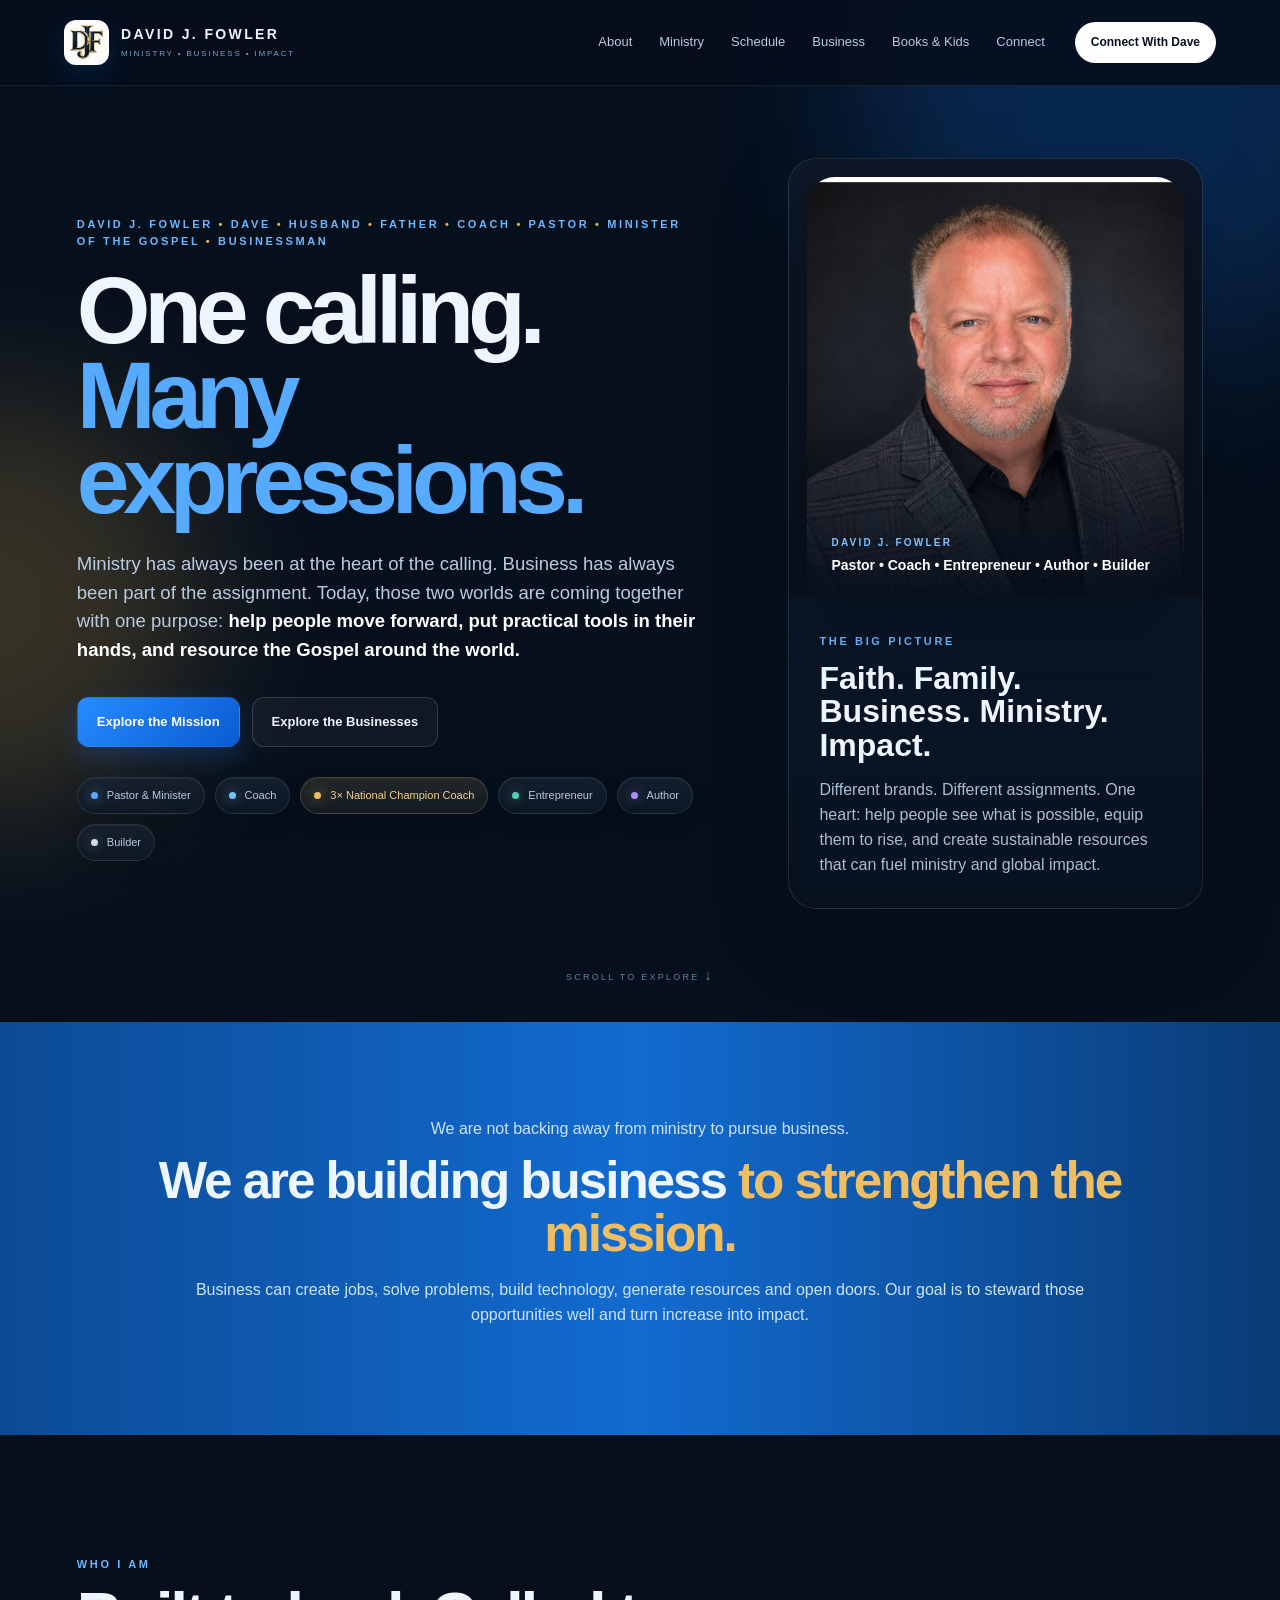
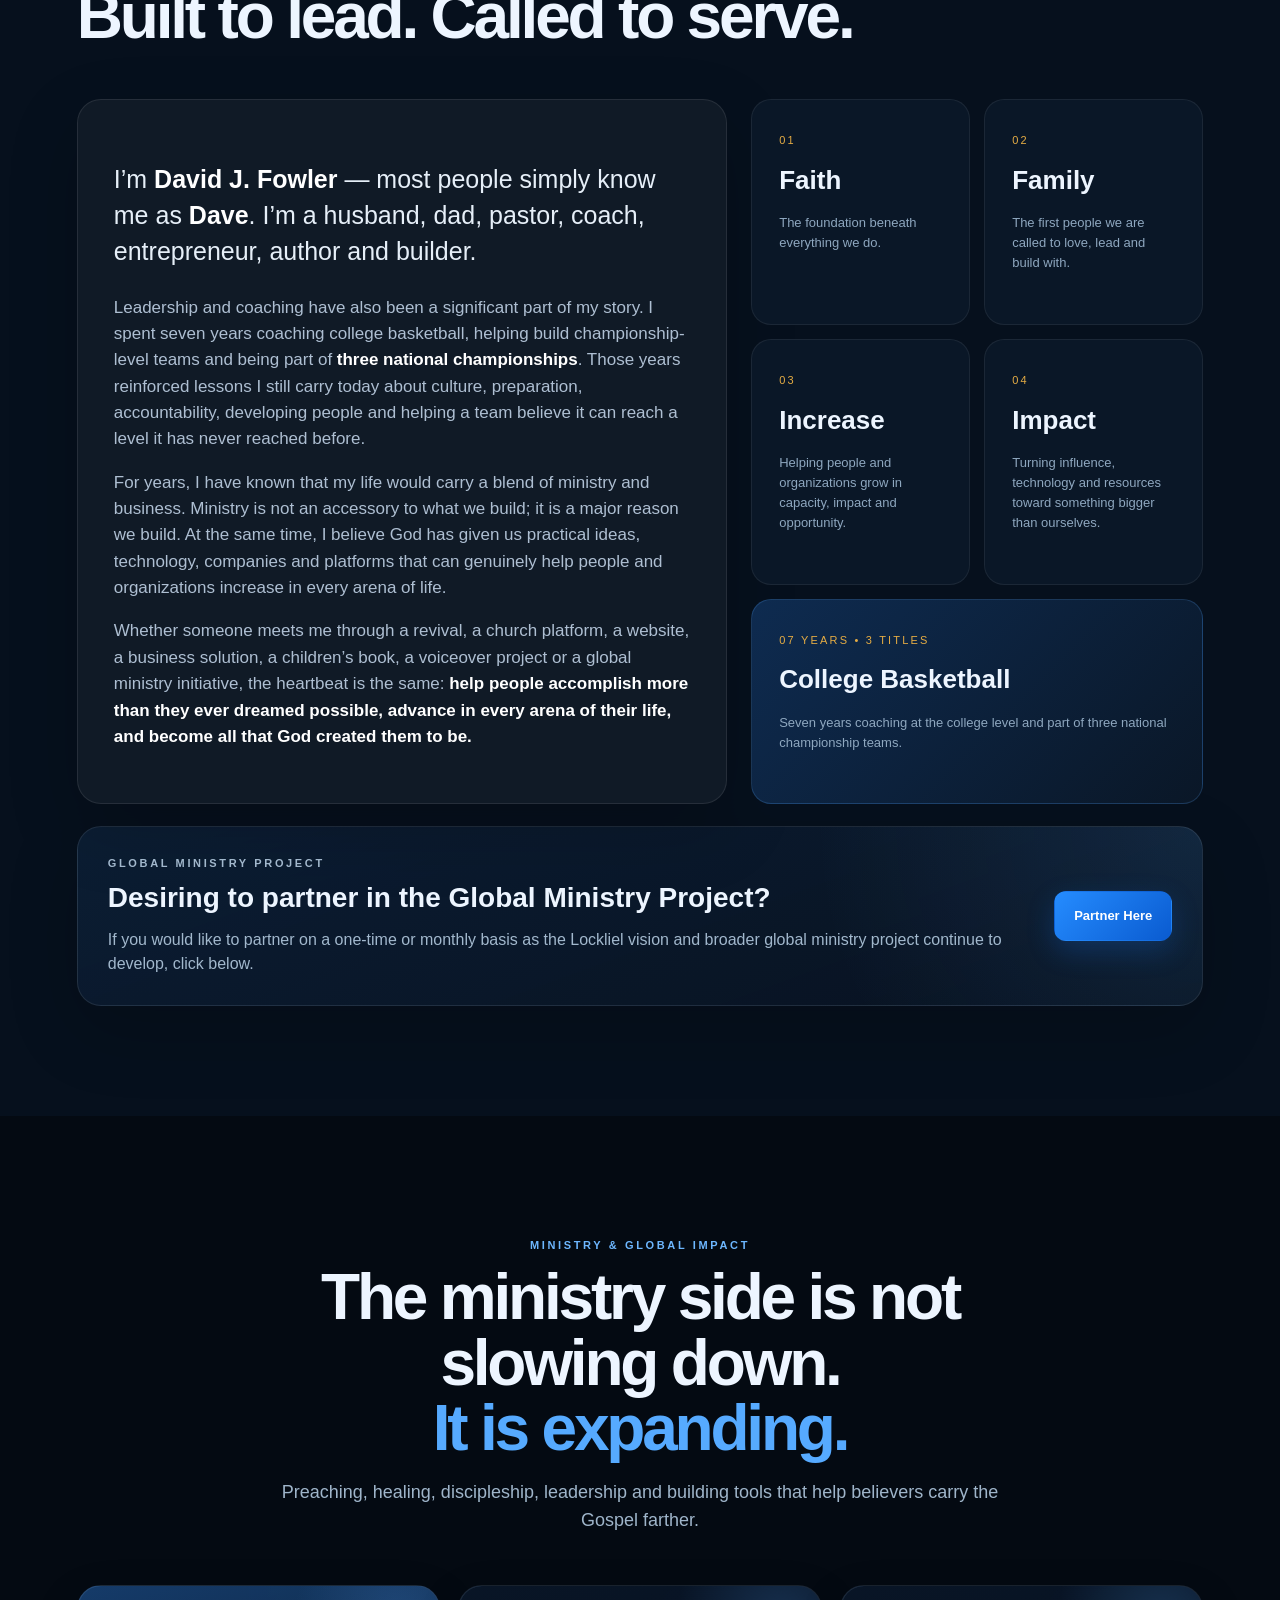
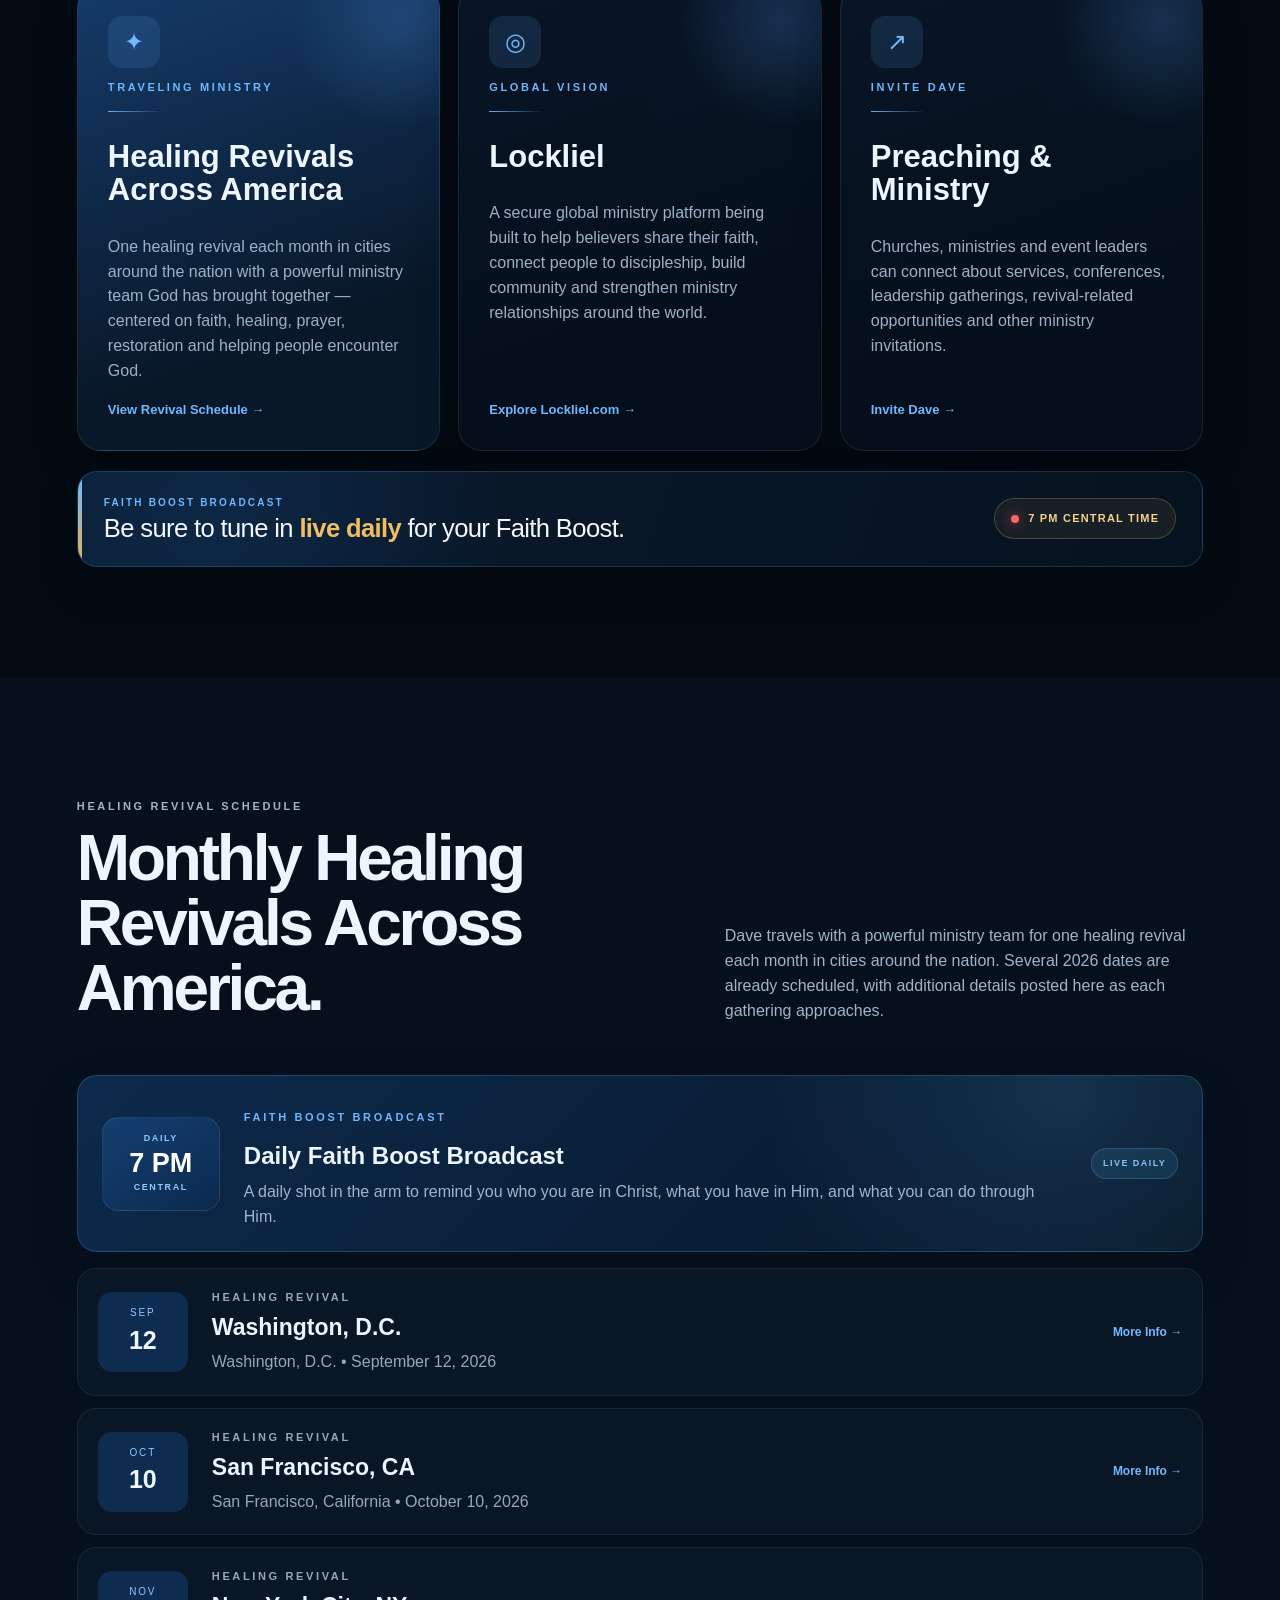
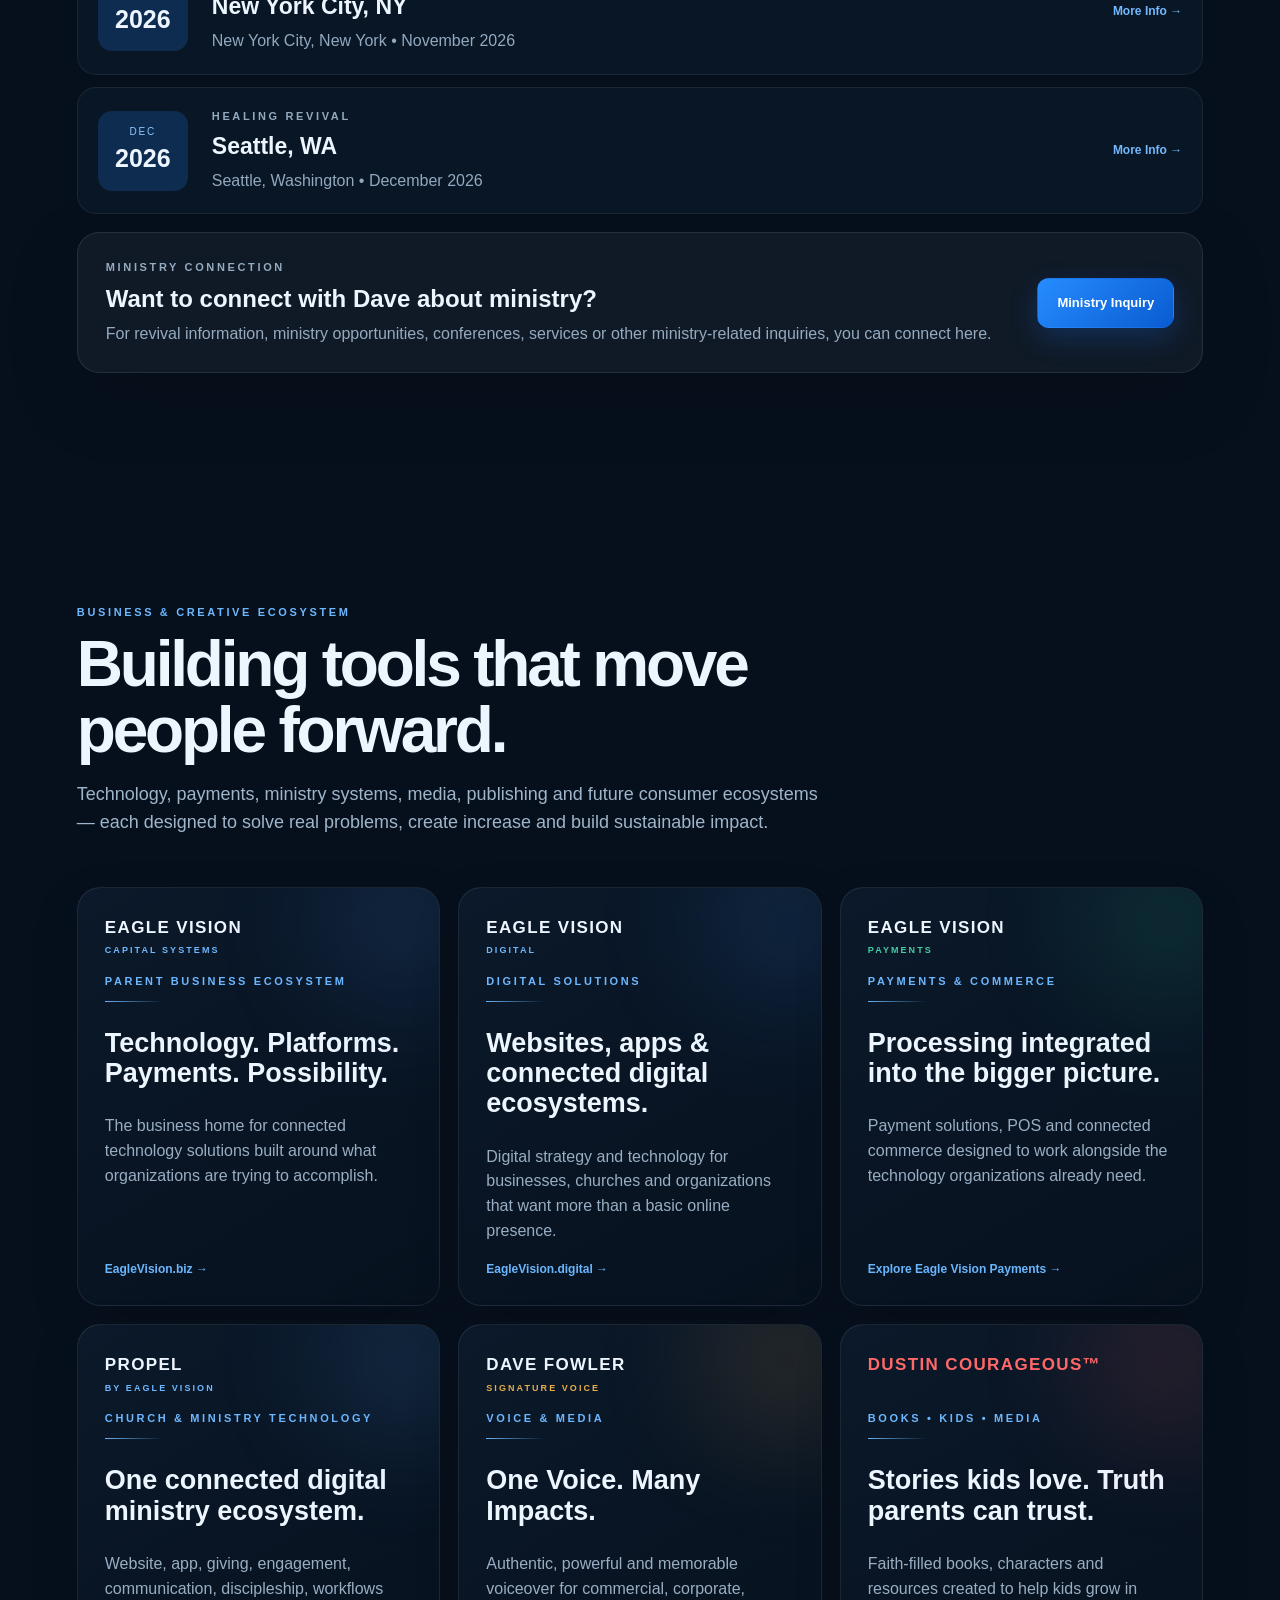
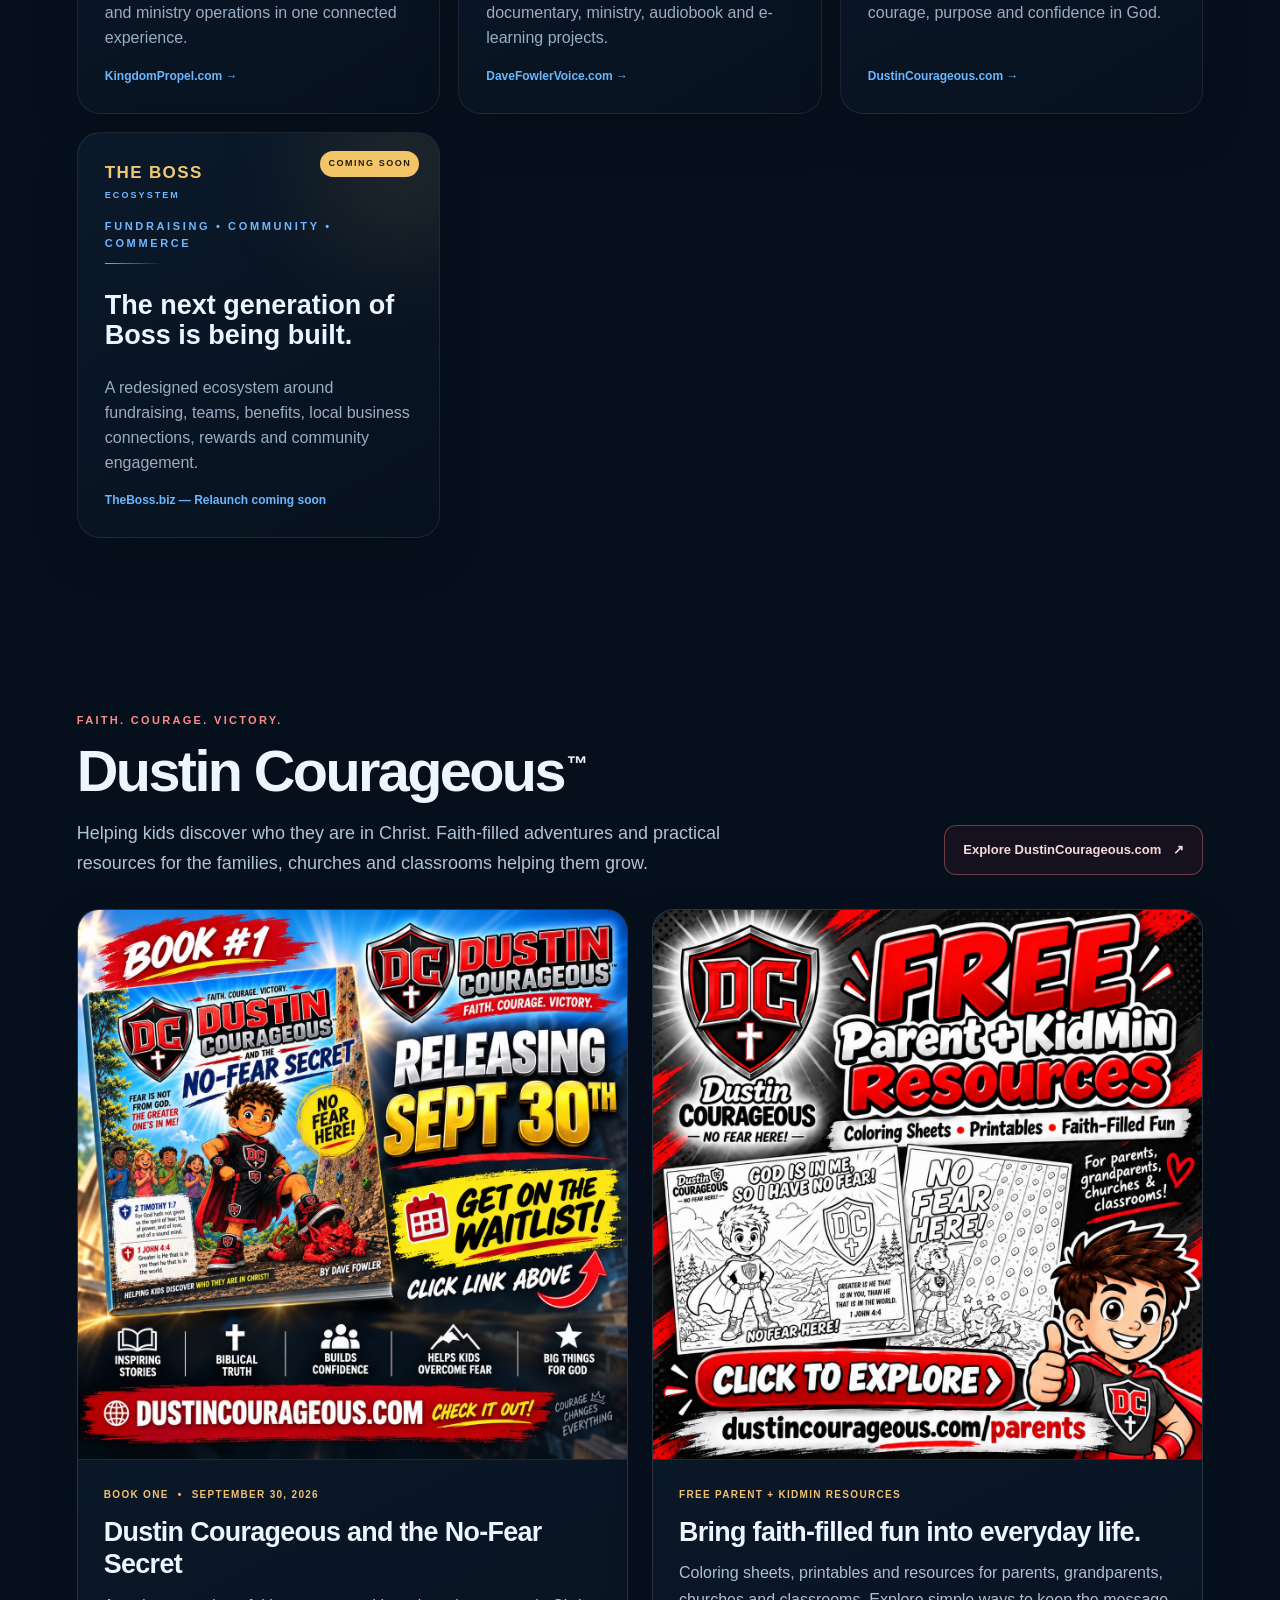
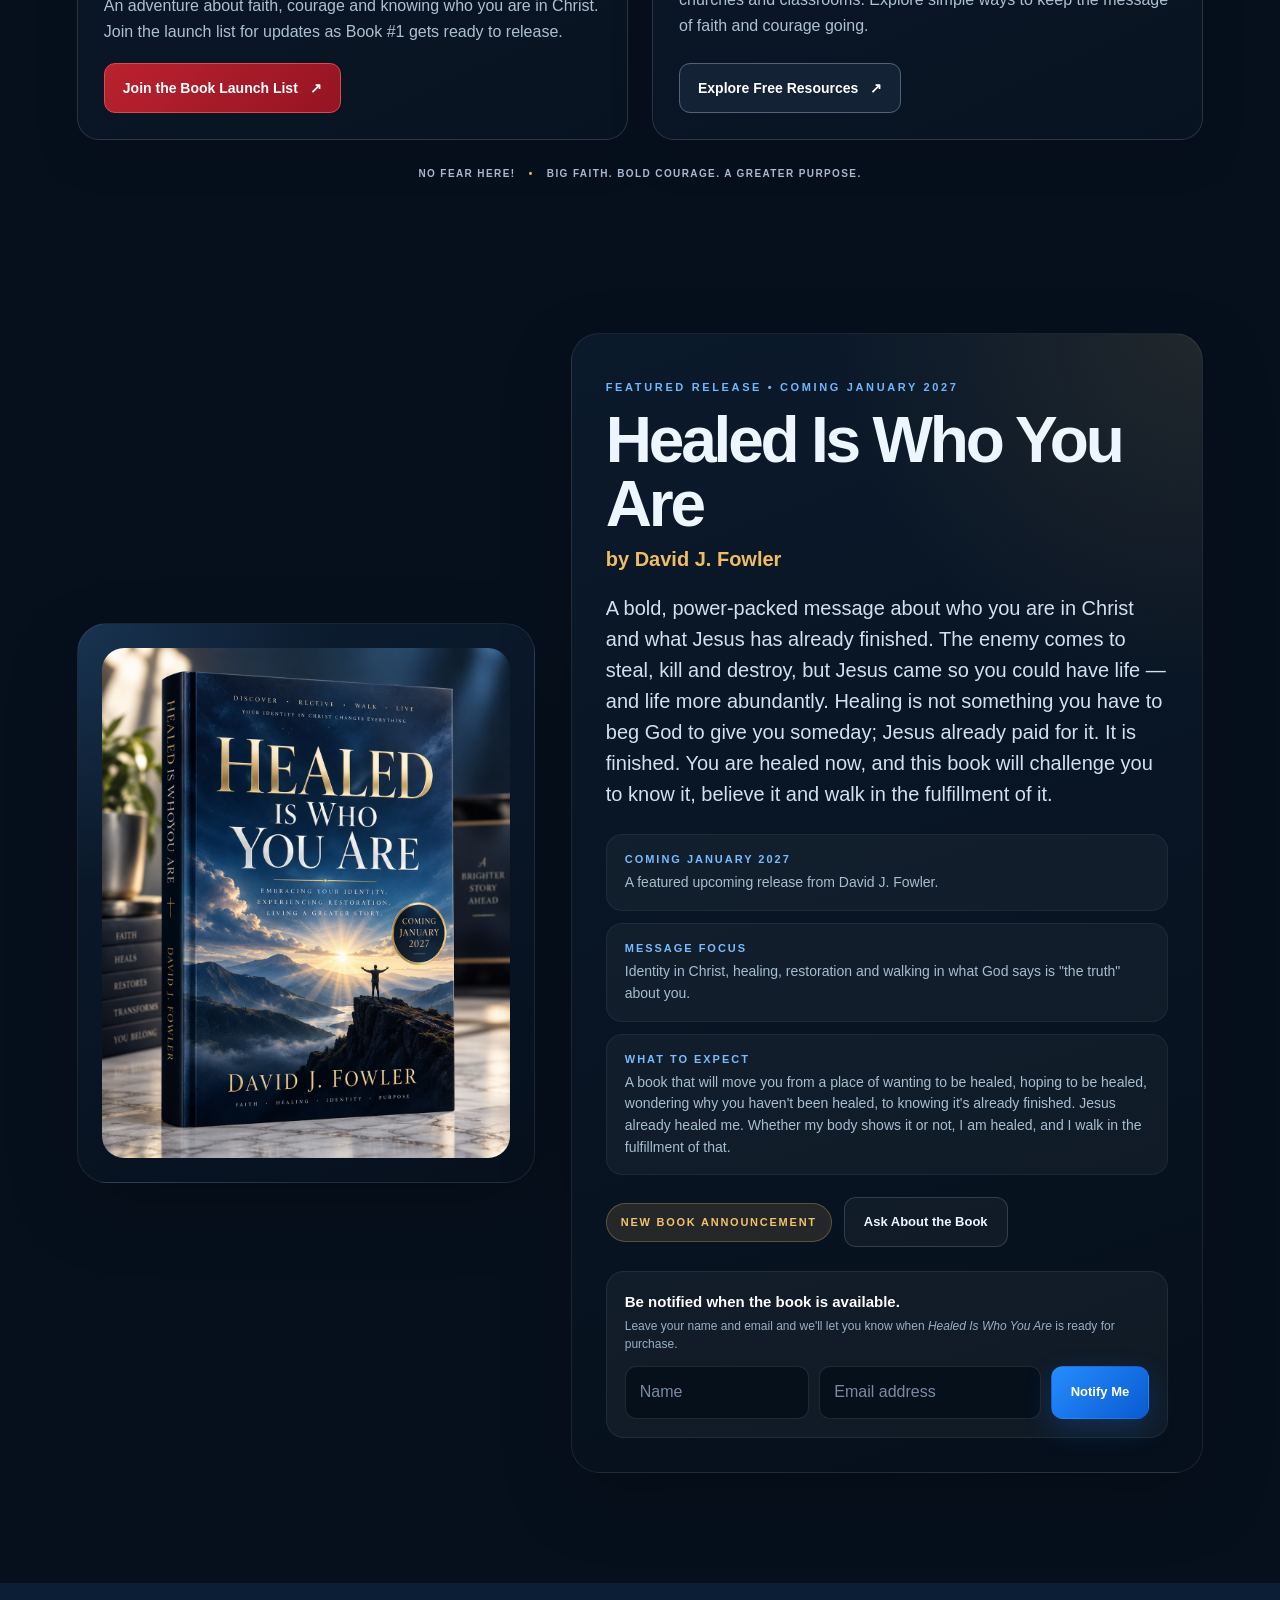
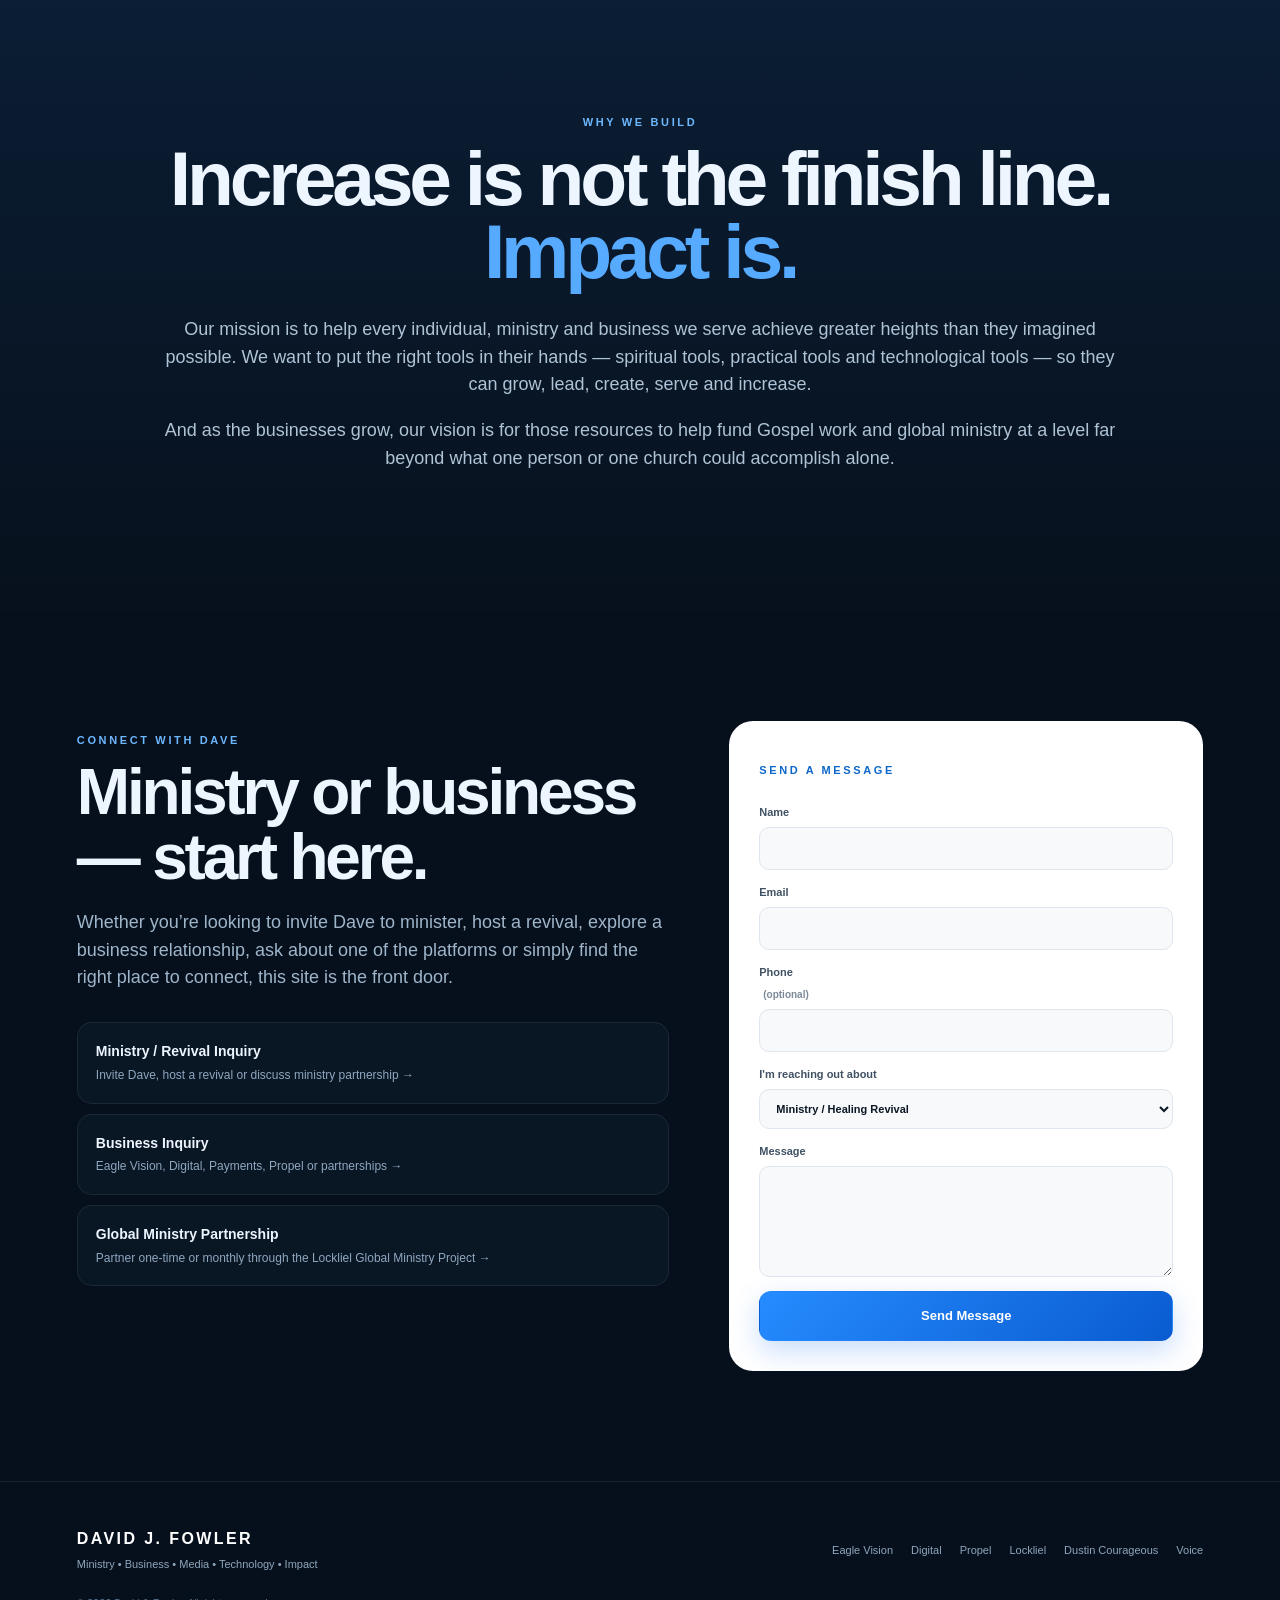
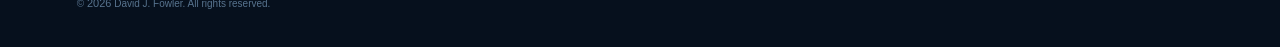
<file: index.html>
<!doctype html>
<html lang="en">
<head>
  <meta charset="utf-8">
  <meta name="viewport" content="width=device-width, initial-scale=1">
  <title>David J. Fowler | Ministry • Business • Impact</title>
  <meta name="description" content="David J. Fowler — pastor, coach, entrepreneur, author and builder. Ministry first. Business with purpose. One mission: help people move forward and resource the Gospel around the world.">
  <meta name="theme-color" content="#08111f">
  <link rel="stylesheet" href="styles.css">

  <!-- SOCIAL PREVIEW V20 START -->
  <link rel="canonical" href="https://davidjfowler.com/">
  <meta property="og:type" content="website">
  <meta property="og:site_name" content="David J. Fowler">
  <meta property="og:locale" content="en_US">
  <meta property="og:url" content="https://davidjfowler.com/">
  <meta property="og:title" content="David J. Fowler | Business, Ministry &amp; Resources">
  <meta property="og:description" content="Explore the businesses, ministries, books and resources of David J. Fowler. People. Purpose. Impact.">
  <meta property="og:image" content="https://davidjfowler.com/assets/david-j-fowler-social-approved-v19.jpg">
  <meta property="og:image:secure_url" content="https://davidjfowler.com/assets/david-j-fowler-social-approved-v19.jpg">
  <meta property="og:image:type" content="image/jpeg">
  <meta property="og:image:width" content="1200">
  <meta property="og:image:height" content="630">
  <meta property="og:image:alt" content="David J. Fowler with the gold DJF monogram, People, Purpose, Impact, and Business, Ministry, Resources. DavidJFowler.com.">
  <meta name="twitter:card" content="summary_large_image">
  <meta name="twitter:title" content="David J. Fowler | Business, Ministry &amp; Resources">
  <meta name="twitter:description" content="Explore the businesses, ministries, books and resources of David J. Fowler. People. Purpose. Impact.">
  <meta name="twitter:image" content="https://davidjfowler.com/assets/david-j-fowler-social-approved-v19.jpg">
  <meta name="twitter:image:alt" content="David J. Fowler with the gold DJF monogram, People, Purpose, Impact, and Business, Ministry, Resources. DavidJFowler.com.">
  <!-- SOCIAL PREVIEW V20 END -->
</head>
<body>
  <div class="ambient ambient-one"></div>
  <div class="ambient ambient-two"></div>

  <header class="site-header">
    <a class="identity" href="#top" aria-label="David J. Fowler home">
      <span class="identity-mark identity-mark-image"><img src="assets/djf-monogram.png" alt="DJF monogram"></span>
      <span class="identity-copy">
        <strong>DAVID J. FOWLER</strong>
        <small>MINISTRY • BUSINESS • IMPACT</small>
      </span>
    </a>
    <nav class="desktop-nav" aria-label="Primary navigation">
      <a href="#about">About</a>
      <a href="#ministry">Ministry</a>
      <a href="#schedule">Schedule</a>
      <a href="#business">Business</a>
      <a href="#dustin-courageous">Books &amp; Kids</a>
      <a href="#connect">Connect</a>
    </nav>
    <a class="header-cta" href="#connect">Connect With Dave</a>
  </header>

  <main id="top">
    <section class="hero">
      <div class="hero-grid">
        <div class="hero-copy">
          <p class="eyebrow">DAVID J. FOWLER <span>•</span> DAVE <span>•</span> HUSBAND <span>•</span> FATHER <span>•</span> COACH <span>•</span> PASTOR <span>•</span> MINISTER OF THE GOSPEL <span>•</span> BUSINESSMAN</p>
          <h1>One calling.<br><span>Many expressions.</span></h1>
          <p class="hero-lead">
            Ministry has always been at the heart of the calling. Business has always been part of the assignment.
            Today, those two worlds are coming together with one purpose: <strong>help people move forward, put practical tools in their hands, and resource the Gospel around the world.</strong>
          </p>
          <div class="hero-actions">
            <a class="button button-primary" href="#ministry">Explore the Mission</a>
            <a class="button button-secondary" href="#business">Explore the Businesses</a>
          </div>
          <div class="role-row" aria-label="Roles">
            <span class="role-pill role-ministry"><i></i>Pastor & Minister</span>
            <span class="role-pill role-coach"><i></i>Coach</span>
            <span class="role-pill role-champion"><i></i>3× National Champion Coach</span>
            <span class="role-pill role-business"><i></i>Entrepreneur</span>
            <span class="role-pill role-author"><i></i>Author</span>
            <span class="role-pill role-builder"><i></i>Builder</span>
          </div>
        </div>

        <aside class="hero-panel hero-portrait-panel">
          <div class="portrait-wrap">
            <div class="portrait-frame">
              <img src="assets/dave-fowler-portrait.jpeg" alt="David J. Fowler">
              <div class="portrait-overlay">
                <span>DAVID J. FOWLER</span>
                <strong>Pastor • Coach • Entrepreneur • Author • Builder</strong>
              </div>
            </div>
          </div>
          <div class="portrait-copy">
            <p class="panel-kicker">THE BIG PICTURE</p>
            <h2>Faith. Family. Business. Ministry. Impact.</h2>
            <p>
              Different brands. Different assignments. One heart: help people see what is possible, equip them to rise,
              and create sustainable resources that can fuel ministry and global impact.
            </p>
          </div>
        </aside>
      </div>
      <div class="scroll-note">SCROLL TO EXPLORE <span>↓</span></div>
    </section>

    <section class="statement-band">
      <p>We are not backing away from ministry to pursue business.</p>
      <h2>We are building business <span>to strengthen the mission.</span></h2>
      <p>
        Business can create jobs, solve problems, build technology, generate resources and open doors.
        Our goal is to steward those opportunities well and turn increase into impact.
      </p>
    </section>

    <section id="about" class="section">
      <div class="section-heading">
        <p class="eyebrow">WHO I AM</p>
        <h2>Built to lead. Called to serve.</h2>
      </div>
      <div class="about-grid">
        <article class="about-story glass">
          <p class="large-copy">
            I’m <strong>David J. Fowler</strong> — most people simply know me as <strong>Dave</strong>.
            I’m a husband, dad, pastor, coach, entrepreneur, author and builder.
          </p>
          <p>
            Leadership and coaching have also been a significant part of my story. I spent seven years coaching college basketball,
            helping build championship-level teams and being part of <strong>three national championships</strong>.
            Those years reinforced lessons I still carry today about culture, preparation, accountability, developing people
            and helping a team believe it can reach a level it has never reached before.
          </p>
          <p>
            For years, I have known that my life would carry a blend of ministry and business.
            Ministry is not an accessory to what we build; it is a major reason we build.
            At the same time, I believe God has given us practical ideas, technology, companies and platforms
            that can genuinely help people and organizations increase in every arena of life.
          </p>
          <p>
            Whether someone meets me through a revival, a church platform, a website, a business solution,
            a children’s book, a voiceover project or a global ministry initiative, the heartbeat is the same:
            <strong>help people accomplish more than they ever dreamed possible, advance in every arena of their life, and become all that God created them to be.</strong>
          </p>
        </article>

        <aside class="about-values">
          <div class="value-card">
            <span>01</span>
            <h3>Faith</h3>
            <p>The foundation beneath everything we do.</p>
          </div>
          <div class="value-card">
            <span>02</span>
            <h3>Family</h3>
            <p>The first people we are called to love, lead and build with.</p>
          </div>
          <div class="value-card">
            <span>03</span>
            <h3>Increase</h3>
            <p>Helping people and organizations grow in capacity, impact and opportunity.</p>
          </div>
          <div class="value-card">
            <span>04</span>
            <h3>Impact</h3>
            <p>Turning influence, technology and resources toward something bigger than ourselves.</p>
          </div>
          <div class="value-card coaching-achievement">
            <span>07 YEARS • 3 TITLES</span>
            <h3>College Basketball</h3>
            <p>Seven years coaching at the college level and part of three national championship teams.</p>
          </div>
        </aside>
      </div>

      <div class="ministry-partner-callout glass">
        <div>
          <p class="card-kicker">GLOBAL MINISTRY PROJECT</p>
          <h3>Desiring to partner in the Global Ministry Project?</h3>
          <p>
            If you would like to partner on a one-time or monthly basis as the Lockliel vision and broader global ministry project continue to develop, click below.
          </p>
        </div>
        <a class="button button-primary" href="https://lockliel.com/#partner" target="_blank" rel="noopener">Partner Here</a>
      </div>
    </section>

    <section id="ministry" class="section section-dark">
      <div class="section-heading centered">
        <p class="eyebrow">MINISTRY & GLOBAL IMPACT</p>
        <h2>The ministry side is not slowing down.<br><span>It is expanding.</span></h2>
        <p class="section-intro">
          Preaching, healing, discipleship, leadership and building tools that help believers carry the Gospel farther.
        </p>
      </div>

      <div class="ministry-grid">
        <article class="feature-card feature-revival">
          <div class="feature-icon">✦</div>
          <p class="card-kicker">TRAVELING MINISTRY</p>
          <h3>Healing Revivals Across America</h3>
          <p>
            One healing revival each month in cities around the nation with a powerful ministry team God has brought together — centered on faith, healing, prayer, restoration and helping people encounter God.
          </p>
          <a href="#schedule">View Revival Schedule →</a>
        </article>

        <article class="feature-card">
          <div class="feature-icon">◎</div>
          <p class="card-kicker">GLOBAL VISION</p>
          <h3>Lockliel</h3>
          <p>
            A secure global ministry platform being built to help believers share their faith, connect people to discipleship,
            build community and strengthen ministry relationships around the world.
          </p>
          <a href="https://Lockliel.com" target="_blank" rel="noopener">Explore Lockliel.com →</a>
        </article>

        <article class="feature-card">
          <div class="feature-icon">↗</div>
          <p class="card-kicker">INVITE DAVE</p>
          <h3>Preaching & Ministry</h3>
          <p>
            Churches, ministries and event leaders can connect about services, conferences, leadership gatherings, revival-related opportunities and other ministry invitations.
          </p>
          <a href="#connect">Invite Dave →</a>
        </article>
      </div>
    </section>

    <section id="schedule" class="section schedule-section">
      <div class="schedule-head">
        <div>
          <p class="eyebrow">HEALING REVIVAL SCHEDULE</p>
          <h2>Monthly Healing Revivals Across America.</h2>
        </div>
        <p>
          Dave travels with a powerful ministry team for one healing revival each month in cities around the nation.
          Several 2026 dates are already scheduled, with additional details posted here as each gathering approaches.
        </p>
      </div>

      <article class="faith-boost-schedule-card" aria-label="Daily Faith Boost Broadcast schedule">
        <div class="faith-boost-time">
          <span>DAILY</span>
          <strong>7 PM</strong>
          <small>CENTRAL</small>
        </div>
        <div class="faith-boost-schedule-copy">
          <p class="card-kicker">FAITH BOOST BROADCAST</p>
          <h3>Daily Faith Boost Broadcast</h3>
          <p>A daily shot in the arm to remind you who you are in Christ, what you have in Him, and what you can do through Him.</p>
        </div>
        <span class="faith-boost-live-badge">LIVE DAILY</span>
      </article>

      <div id="schedule-list" class="schedule-list" aria-live="polite"></div>

      <div class="schedule-callout glass">
        <div>
          <p class="card-kicker">MINISTRY CONNECTION</p>
          <h3>Want to connect with Dave about ministry?</h3>
          <p>For revival information, ministry opportunities, conferences, services or other ministry-related inquiries, you can connect here.</p>
        </div>
        <a class="button button-primary" href="#connect">Ministry Inquiry</a>
      </div>
    </section>

    <section id="business" class="section">
      <div class="section-heading">
        <p class="eyebrow">BUSINESS & CREATIVE ECOSYSTEM</p>
        <h2>Building tools that move people forward.</h2>
        <p class="section-intro left">
          Technology, payments, ministry systems, media, publishing and future consumer ecosystems —
          each designed to solve real problems, create increase and build sustainable impact.
        </p>
      </div>

      <div class="venture-grid">
        <article class="venture-card ev">
          <div class="brand-wordmark">EAGLE VISION <span>CAPITAL SYSTEMS</span></div>
          <p class="card-kicker">PARENT BUSINESS ECOSYSTEM</p>
          <h3>Technology. Platforms. Payments. Possibility.</h3>
          <p>
            The business home for connected technology solutions built around what organizations are trying to accomplish.
          </p>
          <a href="https://EagleVision.biz" target="_blank" rel="noopener">EagleVision.biz →</a>
        </article>

        <article class="venture-card evd">
          <div class="brand-wordmark">EAGLE VISION <span>DIGITAL</span></div>
          <p class="card-kicker">DIGITAL SOLUTIONS</p>
          <h3>Websites, apps & connected digital ecosystems.</h3>
          <p>
            Digital strategy and technology for businesses, churches and organizations that want more than a basic online presence.
          </p>
          <a href="https://EagleVision.digital" target="_blank" rel="noopener">EagleVision.digital →</a>
        </article>

        <article class="venture-card payments">
          <div class="brand-wordmark">EAGLE VISION <span>PAYMENTS</span></div>
          <p class="card-kicker">PAYMENTS & COMMERCE</p>
          <h3>Processing integrated into the bigger picture.</h3>
          <p>
            Payment solutions, POS and connected commerce designed to work alongside the technology organizations already need.
          </p>
          <a href="https://eaglevision.biz/payments" target="_blank" rel="noopener">Explore Eagle Vision Payments →</a>
        </article>

        <article class="venture-card propel">
          <div class="brand-wordmark">PROPEL <span>BY EAGLE VISION</span></div>
          <p class="card-kicker">CHURCH & MINISTRY TECHNOLOGY</p>
          <h3>One connected digital ministry ecosystem.</h3>
          <p>
            Website, app, giving, engagement, communication, discipleship, workflows and ministry operations in one connected experience.
          </p>
          <a href="https://KingdomPropel.com" target="_blank" rel="noopener">KingdomPropel.com →</a>
        </article>

        <article class="venture-card voice">
          <div class="brand-wordmark">DAVE FOWLER <span>SIGNATURE VOICE</span></div>
          <p class="card-kicker">VOICE & MEDIA</p>
          <h3>One Voice. Many Impacts.</h3>
          <p>
            Authentic, powerful and memorable voiceover for commercial, corporate, documentary, ministry, audiobook and e-learning projects.
          </p>
          <a href="https://DaveFowlerVoice.com" target="_blank" rel="noopener">DaveFowlerVoice.com →</a>
        </article>

        <article class="venture-card dustin">
          <div class="brand-wordmark">DUSTIN COURAGEOUS™</div>
          <p class="card-kicker">BOOKS • KIDS • MEDIA</p>
          <h3>Stories kids love. Truth parents can trust.</h3>
          <p>
            Faith-filled books, characters and resources created to help kids grow in courage, purpose and confidence in God.
          </p>
          <a href="https://DustinCourageous.com" target="_blank" rel="noopener">DustinCourageous.com →</a>
        </article>

        <article class="venture-card boss coming">
          <div class="coming-badge">COMING SOON</div>
          <div class="brand-wordmark">THE BOSS <span>ECOSYSTEM</span></div>
          <p class="card-kicker">FUNDRAISING • COMMUNITY • COMMERCE</p>
          <h3>The next generation of Boss is being built.</h3>
          <p>
            A redesigned ecosystem around fundraising, teams, benefits, local business connections, rewards and community engagement.
          </p>
          <span class="muted-link">TheBoss.biz — Relaunch coming soon</span>
        </article>
      </div>
    </section>

    <!-- BUILD 17: Dustin Courageous feature. Approved artwork is used without alteration. -->
    <section id="dustin-courageous" class="section dc-feature-section" aria-labelledby="dc-feature-title">
      <div class="dc-feature-heading">
        <div class="dc-feature-heading-copy">
          <p class="dc-feature-eyebrow">FAITH. COURAGE. VICTORY.</p>
          <h2 id="dc-feature-title">Dustin Courageous<span class="dc-feature-tm">™</span></h2>
          <p class="dc-feature-intro">Helping kids discover who they are in Christ. Faith-filled adventures and practical resources for the families, churches and classrooms helping them grow.</p>
        </div>
        <a class="dc-feature-site-link" href="https://dustincourageous.com" target="_blank" rel="noopener noreferrer">Explore DustinCourageous.com <span aria-hidden="true">↗</span></a>
      </div>

      <div class="dc-feature-grid">
        <article class="dc-feature-card" aria-labelledby="dc-feature-book-title">
          <a class="dc-feature-artwork" href="https://dustincourageous.com/#launch-list" target="_blank" rel="noopener noreferrer">
            <img src="assets/dustin-courageous-book-one-september-30.jpeg" width="1254" height="1254" loading="lazy" decoding="async" alt="Dustin Courageous and the No-Fear Secret. Book one releases September 30, 2026. Join the waitlist.">
          </a>
          <div class="dc-feature-card-copy">
            <p class="dc-feature-label">BOOK ONE <span aria-hidden="true">•</span> <time datetime="2026-09-30">SEPTEMBER 30, 2026</time></p>
            <h3 id="dc-feature-book-title">Dustin Courageous and the No-Fear Secret</h3>
            <p>An adventure about faith, courage and knowing who you are in Christ. Join the launch list for updates as Book #1 gets ready to release.</p>
            <a class="dc-feature-button dc-feature-button-primary" href="https://dustincourageous.com/#launch-list" target="_blank" rel="noopener noreferrer">Join the Book Launch List <span aria-hidden="true">↗</span></a>
          </div>
        </article>

        <article class="dc-feature-card" aria-labelledby="dc-feature-resources-title">
          <a class="dc-feature-artwork" href="https://dustincourageous.com/parents" target="_blank" rel="noopener noreferrer">
            <img src="assets/dustin-courageous-free-parent-kidmin-resources.jpeg" width="1254" height="1254" loading="lazy" decoding="async" alt="Free Dustin Courageous parent and children's ministry resources: coloring sheets, printables and faith-filled fun.">
          </a>
          <div class="dc-feature-card-copy">
            <p class="dc-feature-label">FREE PARENT + KIDMIN RESOURCES</p>
            <h3 id="dc-feature-resources-title">Bring faith-filled fun into everyday life.</h3>
            <p>Coloring sheets, printables and resources for parents, grandparents, churches and classrooms. Explore simple ways to keep the message of faith and courage going.</p>
            <a class="dc-feature-button dc-feature-button-secondary" href="https://dustincourageous.com/parents" target="_blank" rel="noopener noreferrer">Explore Free Resources <span aria-hidden="true">↗</span></a>
          </div>
        </article>
      </div>
      <p class="dc-feature-signoff">NO FEAR HERE! <span aria-hidden="true">•</span> BIG FAITH. BOLD COURAGE. A GREATER PURPOSE.</p>
    </section>

    <section id="book" class="section book-section">
      <div class="book-grid">
        <div class="book-visual">
          <div class="book-image-shell">
            <img src="assets/healed-is-who-you-are-book-mockup.png" alt="Healed Is Who You Are book mockup by David J. Fowler">
          </div>
        </div>
        <div class="book-copy">
          <p class="eyebrow">FEATURED RELEASE • COMING JANUARY 2027</p>
          <h2>Healed Is Who You Are</h2>
          <p class="book-author">by David J. Fowler</p>
          <p class="book-lead">
            A bold, power-packed message about who you are in Christ and what Jesus has already finished. The enemy comes to steal, kill and destroy, but Jesus came so you could have life — and life more abundantly. Healing is not something you have to beg God to give you someday; Jesus already paid for it. It is finished. You are healed now, and this book will challenge you to know it, believe it and walk in the fulfillment of it.
          </p>
          <div class="book-points">
            <div><strong>COMING JANUARY 2027</strong><span>A featured upcoming release from David J. Fowler.</span></div>
            <div><strong>MESSAGE FOCUS</strong><span>Identity in Christ, healing, restoration and walking in what God says is "the truth" about you.</span></div>
            <div><strong>WHAT TO EXPECT</strong><span>A book that will move you from a place of wanting to be healed, hoping to be healed, wondering why you haven't been healed, to knowing it's already finished. Jesus already healed me. Whether my body shows it or not, I am healed, and I walk in the fulfillment of that.</span></div>
          </div>
          <div class="book-actions">
            <span class="book-pill">New Book Announcement</span>
            <a class="button button-secondary" href="#connect">Ask About the Book</a>
          </div>

          <form class="book-notify-form" name="healed-book-notify" method="POST" data-netlify="true" action="/thank-you.html">
            <input type="hidden" name="form-name" value="healed-book-notify">
            <input type="hidden" name="interest" value="Healed Is Who You Are book notification">
            <div class="book-notify-copy">
              <strong>Be notified when the book is available.</strong>
              <span>Leave your name and email and we'll let you know when <em>Healed Is Who You Are</em> is ready for purchase.</span>
            </div>
            <div class="book-notify-fields">
              <input type="text" name="name" placeholder="Name" aria-label="Name" required>
              <input type="email" name="email" placeholder="Email address" aria-label="Email address" required>
              <button class="button button-primary" type="submit">Notify Me</button>
            </div>
          </form>
        </div>
      </div>
    </section>

    <section class="purpose-section">
      <div class="purpose-inner">
        <p class="eyebrow">WHY WE BUILD</p>
        <h2>Increase is not the finish line.<br><span>Impact is.</span></h2>
        <p>
          Our mission is to help every individual, ministry and business we serve achieve greater heights than they imagined possible.
          We want to put the right tools in their hands — spiritual tools, practical tools and technological tools — so they can grow,
          lead, create, serve and increase.
        </p>
        <p>
          And as the businesses grow, our vision is for those resources to help fund Gospel work and global ministry at a level
          far beyond what one person or one church could accomplish alone.
        </p>
      </div>
    </section>

    <section id="connect" class="section connect-section">
      <div class="connect-grid">
        <div>
          <p class="eyebrow">CONNECT WITH DAVE</p>
          <h2>Ministry or business — start here.</h2>
          <p class="section-intro left">
            Whether you’re looking to invite Dave to minister, host a revival, explore a business relationship,
            ask about one of the platforms or simply find the right place to connect, this site is the front door.
          </p>

          <div class="connect-options">
            <a href="mailto:info@eaglevision.biz?subject=Ministry%20Connection%20for%20Dave%20Fowler">
              <strong>Ministry / Revival Inquiry</strong><span>Invite Dave, host a revival or discuss ministry partnership →</span>
            </a>
            <a href="mailto:info@eaglevision.biz?subject=Business%20Connection%20for%20Dave%20Fowler">
              <strong>Business Inquiry</strong><span>Eagle Vision, Digital, Payments, Propel or partnerships →</span>
            </a>
            <a href="https://lockliel.com/#partner" target="_blank" rel="noopener">
              <strong>Global Ministry Partnership</strong><span>Partner one-time or monthly through the Lockliel Global Ministry Project →</span>
            </a>
          </div>
        </div>

        <form class="contact-card" name="dave-fowler-contact" method="POST" data-netlify="true" action="/thank-you.html">
          <input type="hidden" name="form-name" value="dave-fowler-contact">
          <p class="card-kicker">SEND A MESSAGE</p>
          <label>Name<input type="text" name="name" required></label>
          <label>Email<input type="email" name="email" required></label>
          <label>Phone <span class="optional-note">(optional)</span><input type="tel" name="phone" autocomplete="tel"></label>
          <label>I'm reaching out about
            <select name="interest">
              <option>Ministry / Healing Revival</option>
              <option>Speaking / Leadership</option>
              <option>Eagle Vision Capital Systems</option>
              <option>Eagle Vision Digital</option>
              <option>Eagle Vision Payments</option>
              <option>Propel</option>
              <option>Lockliel</option>
              <option>Global Ministry Partnership</option>
              <option>Dustin Courageous</option>
              <option>Dave Fowler Voice</option>
              <option>The Boss</option>
              <option>Interested in Joining the Sales Team</option>
              <option>Interested in Becoming a Referral Partner</option>
              <option>Something Else</option>
            </select>
          </label>
          <label>Message<textarea name="message" rows="5" required></textarea></label>
          <button class="button button-primary" type="submit">Send Message</button>
        </form>
      </div>
    </section>
  </main>

  <footer class="site-footer">
    <div>
      <strong>DAVID J. FOWLER</strong>
      <span>Ministry • Business • Media • Technology • Impact</span>
    </div>
    <div class="footer-links">
      <a href="https://EagleVision.biz" target="_blank" rel="noopener">Eagle Vision</a>
      <a href="https://EagleVision.digital" target="_blank" rel="noopener">Digital</a>
      <a href="https://KingdomPropel.com" target="_blank" rel="noopener">Propel</a>
      <a href="https://Lockliel.com" target="_blank" rel="noopener">Lockliel</a>
      <a href="https://DustinCourageous.com" target="_blank" rel="noopener">Dustin Courageous</a>
      <a href="https://DaveFowlerVoice.com" target="_blank" rel="noopener">Voice</a>
    </div>
    <small>© <span id="year"></span> David J. Fowler. All rights reserved.</small>
  </footer>

  <script src="schedule.js"></script>
  <script>
    document.getElementById('year').textContent = new Date().getFullYear();

    const scheduleList = document.getElementById('schedule-list');
    const events = window.DJF_EVENTS || [];

    if (!events.length) {
      scheduleList.innerHTML = `
        <article class="schedule-card schedule-empty">
          <div class="date-tile"><span>NEW</span><strong>DATES</strong></div>
          <div>
            <p class="card-kicker">HEALING REVIVAL SCHEDULE</p>
            <h3>Upcoming revival details are being prepared.</h3>
            <p>Confirmed monthly healing-revival locations will appear here as event details are released.</p>
          </div>
          <a href="#connect">Ministry Inquiry →</a>
        </article>`;
    } else {
      scheduleList.innerHTML = events.map(event => `
        <article class="schedule-card">
          <div class="date-tile"><span>${event.month}</span><strong>${event.day}</strong></div>
          <div>
            <p class="card-kicker">${event.region || 'HEALING REVIVAL'}</p>
            <h3>${event.city}, ${event.state}</h3>
            <p>${event.venue || 'Host location to be announced'}${event.details ? ' • ' + event.details : ''}</p>
          </div>
          <a href="${event.url || '#connect'}">${event.url ? 'Event Details' : 'More Info'} →</a>
        </article>
      `).join('');
    }
  </script>
</body>
</html>
</file>
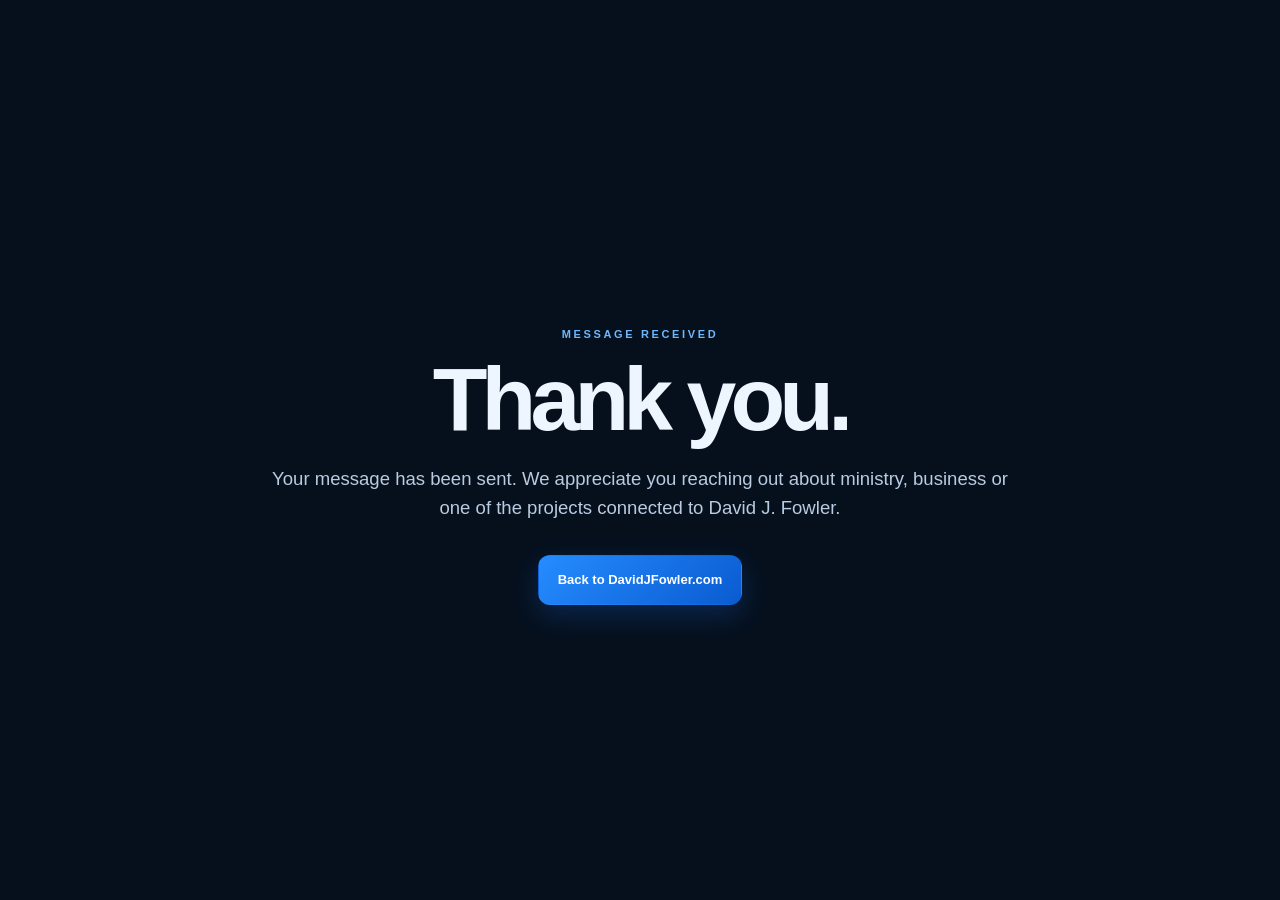
<file: thank-you.html>
<!doctype html><html lang="en"><head><meta charset="utf-8"><meta name="viewport" content="width=device-width,initial-scale=1"><title>Thank You | David J. Fowler</title><link rel="stylesheet" href="styles.css"></head><body><main class="hero" style="min-height:100vh"><div style="max-width:760px;margin:auto;text-align:center"><p class="eyebrow">MESSAGE RECEIVED</p><h1 style="font-size:clamp(52px,7vw,90px)">Thank you.</h1><p class="hero-lead">Your message has been sent. We appreciate you reaching out about ministry, business or one of the projects connected to David J. Fowler.</p><p style="margin-top:32px"><a class="button button-primary" href="/">Back to DavidJFowler.com</a></p></div></main></body></html>
</file>
<file: styles.css>
*{box-sizing:border-box}html{scroll-behavior:smooth}body{margin:0;background:#06101d;color:#edf5ff;font-family:Inter,ui-sans-serif,-apple-system,BlinkMacSystemFont,"Segoe UI",sans-serif;line-height:1.55;overflow-x:hidden}a{color:inherit;text-decoration:none}button,input,select,textarea{font:inherit}.ambient{position:fixed;filter:blur(80px);opacity:.22;pointer-events:none;z-index:-1}.ambient-one{width:540px;height:540px;border-radius:50%;background:#167dff;top:-180px;right:-120px}.ambient-two{width:420px;height:420px;border-radius:50%;background:#e6ad46;left:-220px;top:44vh}.site-header{height:86px;display:flex;align-items:center;gap:30px;padding:0 5vw;border-bottom:1px solid rgba(255,255,255,.08);background:rgba(5,14,27,.83);backdrop-filter:blur(16px);position:sticky;top:0;z-index:50}.identity{display:flex;align-items:center;gap:12px;margin-right:auto}.identity-mark{width:45px;height:45px;border-radius:12px;display:grid;place-items:center;font-weight:900;letter-spacing:-2px;background:linear-gradient(135deg,#fff,#6eb7ff 48%,#0a61d8);color:#07111e;box-shadow:0 8px 30px rgba(20,120,255,.25)}.identity-copy{display:flex;flex-direction:column}.identity-copy strong{font-size:14px;letter-spacing:.17em}.identity-copy small{font-size:8px;letter-spacing:.23em;color:#7fa3c8;margin-top:2px}.desktop-nav{display:flex;gap:27px;color:#b8cade;font-size:13px}.desktop-nav a:hover{color:white}.header-cta{padding:11px 16px;border-radius:999px;background:#fff;color:#07111e;font-weight:800;font-size:12px}.hero{min-height:calc(100vh - 86px);padding:8vh 6vw 4vh;position:relative;display:flex;flex-direction:column;justify-content:center}.hero-grid{display:grid;grid-template-columns:minmax(0,1.2fr) minmax(360px,.8fr);gap:7vw;align-items:center;max-width:1450px;margin:auto}.eyebrow,.card-kicker,.panel-kicker{font-size:11px;letter-spacing:.24em;color:#6db7ff;font-weight:800}.eyebrow span{color:#e4b055}.hero h1{font-size:clamp(58px,7.4vw,118px);line-height:.9;letter-spacing:-.065em;margin:.18em 0 .28em;max-width:850px}.hero h1 span,.section-heading h2 span,.purpose-inner h2 span,.section-dark h2 span{color:#56aaff}.hero-lead{max-width:830px;color:#b9cbe0;font-size:clamp(18px,1.45vw,23px)}.hero-lead strong{color:#fff}.hero-actions{display:flex;gap:12px;margin-top:32px;flex-wrap:wrap}.button{display:inline-flex;align-items:center;justify-content:center;padding:14px 19px;border-radius:12px;font-weight:850;font-size:13px;border:1px solid transparent;cursor:pointer}.button-primary{background:linear-gradient(135deg,#258cff,#0a5bd0);box-shadow:0 10px 28px rgba(25,112,239,.24);color:white}.button-secondary{border-color:rgba(255,255,255,.15);background:rgba(255,255,255,.04)}.role-row{display:flex;gap:10px;flex-wrap:wrap;margin-top:30px}
.role-pill{
  position:relative;
  display:inline-flex;
  align-items:center;
  gap:9px;
  font-size:11px;
  color:#b7cbe0;
  padding:9px 13px;
  border:1px solid rgba(255,255,255,.10);
  border-radius:999px;
  background:
    linear-gradient(180deg,rgba(255,255,255,.055),rgba(255,255,255,.02)),
    rgba(8,20,35,.72);
  box-shadow:
    inset 0 1px 0 rgba(255,255,255,.045),
    0 9px 24px rgba(0,0,0,.12);
  backdrop-filter:blur(10px);
  transition:transform .22s ease,border-color .22s ease,box-shadow .22s ease,color .22s ease;
}
.role-pill i{
  width:7px;
  height:7px;
  border-radius:50%;
  background:#69b7ff;
  box-shadow:0 0 12px rgba(105,183,255,.65);
  flex:0 0 auto;
}
.role-pill:hover{
  transform:translateY(-2px);
  border-color:rgba(115,191,255,.28);
  color:#fff;
  box-shadow:
    inset 0 1px 0 rgba(255,255,255,.065),
    0 14px 30px rgba(0,0,0,.18);
}
.role-champion{
  color:#f4d08c;
  border-color:rgba(239,190,95,.22);
  background:
    linear-gradient(180deg,rgba(239,190,95,.11),rgba(239,190,95,.035)),
    rgba(12,22,35,.78);
}
.role-champion i{
  background:#efbd5f;
  box-shadow:0 0 14px rgba(239,189,95,.72);
}
.role-champion:hover{
  border-color:rgba(239,190,95,.42);
  color:#ffe3a7;
}
.role-business i{background:#4fd1b1;box-shadow:0 0 12px rgba(79,209,177,.55)}
.role-author i{background:#b18cff;box-shadow:0 0 12px rgba(177,140,255,.55)}
.role-builder i{background:#d3dbe4;box-shadow:0 0 12px rgba(211,219,228,.42)}
.role-coach i{background:#79c2ff}
.role-ministry i{background:#5aa8ff}
.hero-panel{padding:36px;border:1px solid rgba(255,255,255,.1);border-radius:28px;background:linear-gradient(180deg,rgba(14,35,61,.72),rgba(8,18,32,.8));box-shadow:0 30px 80px rgba(0,0,0,.23)}.hero-panel h2{font-size:clamp(30px,3vw,48px);line-height:1.05;margin:10px 0 17px}.hero-panel>p:not(.panel-kicker){color:#a9bed3}.hero-portrait-panel{padding:0;overflow:hidden}.portrait-wrap{position:relative;aspect-ratio:1/1.06;padding:18px 18px 0;background:linear-gradient(180deg,#0d1727,#09111d)}.portrait-frame{position:relative;height:100%;overflow:hidden;border-radius:28px 28px 0 0;box-shadow:0 22px 60px rgba(0,0,0,.28), inset 0 0 0 1px rgba(255,255,255,.06);background:#0c1522}.portrait-wrap img{width:100%;height:100%;object-fit:cover;object-position:center 32%;display:block;transform:scale(1.11);transform-origin:center 28%}.portrait-frame:after{content:"";position:absolute;inset:0;background:linear-gradient(180deg,rgba(0,0,0,0) 52%,rgba(5,14,27,.9) 100%);pointer-events:none}.portrait-frame:before{content:"";position:absolute;inset:0;border-radius:inherit;box-shadow:inset 0 0 0 1px rgba(255,255,255,.06);pointer-events:none}.portrait-overlay{position:absolute;z-index:2;left:24px;right:24px;bottom:20px;display:flex;flex-direction:column;gap:4px}.portrait-overlay span{font-size:10px;letter-spacing:.22em;color:#7fc1ff;font-weight:900}.portrait-overlay strong{font-size:14px;color:#fff}.portrait-copy{padding:26px 30px 30px}.portrait-copy h2{font-size:clamp(27px,2.5vw,42px);line-height:1.05;margin:8px 0 12px}.portrait-copy>p:not(.panel-kicker){color:#a9bed3;margin-bottom:0}.mission-stack{display:grid;gap:1px;margin-top:24px;border-radius:17px;overflow:hidden}.mission-stack div{display:grid;gap:3px;padding:17px;background:rgba(255,255,255,.045)}.mission-stack strong{font-size:11px;letter-spacing:.13em;color:#fff}.mission-stack span{font-size:12px;color:#95aec6}.scroll-note{text-align:center;color:#617f9d;font-size:9px;letter-spacing:.25em;margin-top:6vh}.scroll-note span{font-size:15px}.statement-band{text-align:center;padding:95px 8vw;background:linear-gradient(90deg,#0c4b95,#126bd0 50%,#0a3b75)}.statement-band p{max-width:900px;margin:0 auto 12px;color:#cfe4fb}.statement-band h2{font-size:clamp(34px,4vw,62px);letter-spacing:-.04em;line-height:1.05;margin:12px 0 17px}.statement-band h2 span{color:#f0be62}.section{padding:110px 6vw;max-width:1600px;margin:auto}.section-dark{max-width:none;background:#040a12}.section-heading{max-width:860px;margin-bottom:50px}.section-heading.centered{text-align:center;margin-left:auto;margin-right:auto}.section-heading h2,.schedule-head h2,.connect-section h2{font-size:clamp(40px,5vw,72px);line-height:1.02;letter-spacing:-.05em;margin:10px 0 18px}.section-intro{font-size:18px;color:#9fb5ca;max-width:760px;margin:0 auto}.section-intro.left{margin:0}.about-grid{display:grid;grid-template-columns:1.18fr .82fr;gap:24px}.glass{background:rgba(255,255,255,.045);border:1px solid rgba(255,255,255,.09);box-shadow:0 25px 70px rgba(0,0,0,.18)}.about-story{border-radius:24px;padding:36px}.about-story p{color:#aebfd2;font-size:17px}.about-story .large-copy{font-size:25px;line-height:1.45;color:#e6eff8}.about-story strong{color:white}.about-values{display:grid;grid-template-columns:1fr 1fr;gap:14px}.value-card{padding:27px;border-radius:20px;background:#0a1727;border:1px solid rgba(255,255,255,.07)}.value-card span{color:#e5ac44;font-size:11px;letter-spacing:.2em}.value-card h3{font-size:26px;margin:8px 0}.value-card p{color:#8ea7bf;font-size:13px}.coaching-achievement{grid-column:1/-1;background:linear-gradient(135deg,#0e2b50,#0a1727);border-color:rgba(89,172,255,.2)}.ministry-grid{display:grid;grid-template-columns:repeat(3,1fr);gap:18px;max-width:1450px;margin:auto}.feature-card{min-height:390px;border-radius:24px;padding:30px;background:linear-gradient(160deg,#0d1b2e,#07111d);border:1px solid rgba(255,255,255,.08);display:flex;flex-direction:column}.feature-revival{background:linear-gradient(160deg,#123768,#0b1727 70%)}.feature-icon{width:52px;height:52px;border-radius:14px;display:grid;place-items:center;background:rgba(91,175,255,.13);font-size:24px;color:#72baff}.feature-card h3{font-size:31px;line-height:1.08;margin:10px 0 12px}.feature-card p:not(.card-kicker){color:#9cb1c5}.feature-card a{margin-top:auto;color:#6db8ff;font-weight:800;font-size:13px}.schedule-section{max-width:1450px}.schedule-head{display:grid;grid-template-columns:1fr .8fr;gap:50px;align-items:end;margin-bottom:35px}.schedule-head p{color:#9fb4c8}.schedule-list{display:grid;gap:12px}.schedule-card{display:grid;grid-template-columns:90px 1fr auto;gap:24px;align-items:center;border-radius:19px;padding:20px;background:#091625;border:1px solid rgba(255,255,255,.075)}.date-tile{height:80px;border-radius:14px;background:#0e2b50;display:flex;flex-direction:column;align-items:center;justify-content:center}.date-tile span{font-size:10px;letter-spacing:.18em;color:#8fc7ff}.date-tile strong{font-size:25px}.schedule-card h3{margin:4px 0;font-size:23px}.schedule-card p{margin:0;color:#92a9bf}.schedule-card a{color:#72b9ff;font-weight:800;font-size:12px}.schedule-callout{margin-top:18px;border-radius:22px;padding:26px 28px;display:flex;align-items:center;justify-content:space-between;gap:20px}.schedule-callout h3{margin:4px 0;font-size:24px}.schedule-callout p{margin:0;color:#95abc0}.venture-grid{display:grid;grid-template-columns:repeat(3,1fr);gap:18px}.venture-card{min-height:340px;padding:27px;border-radius:23px;border:1px solid rgba(255,255,255,.08);background:linear-gradient(150deg,#0b192a,#07111e);display:flex;flex-direction:column;position:relative;overflow:hidden}.venture-card:after{content:"";position:absolute;width:170px;height:170px;border-radius:50%;filter:blur(60px);opacity:.12;right:-50px;top:-50px;background:#3b98ff}.brand-wordmark{font-size:17px;letter-spacing:.08em;font-weight:900;min-height:47px}.brand-wordmark span{display:block;font-size:9px;letter-spacing:.23em;color:#6eb8ff;margin-top:3px}.venture-card h3{font-size:27px;line-height:1.12;margin:10px 0}.venture-card p:not(.card-kicker){color:#99aec3}.venture-card>a,.muted-link{margin-top:auto;color:#69b7ff;font-weight:800;font-size:12px}.payments .brand-wordmark span{color:#47cda0}.voice .brand-wordmark span{color:#e6ad49}.dustin .brand-wordmark{color:#ff6969}.boss .brand-wordmark{color:#f1ca70}.coming-badge{position:absolute;right:20px;top:18px;font-size:9px;letter-spacing:.17em;background:#f2c568;color:#16110b;padding:6px 8px;border-radius:999px;font-weight:900}.purpose-section{padding:120px 8vw;background:linear-gradient(180deg,#0b1e35,#07111d);text-align:center}.purpose-inner{max-width:980px;margin:auto}.purpose-inner h2{font-size:clamp(44px,6vw,82px);line-height:.95;letter-spacing:-.055em;margin:10px 0 28px}.purpose-inner p:not(.eyebrow){font-size:18px;color:#afc3d6}.connect-section{max-width:1450px}.connect-grid{display:grid;grid-template-columns:1fr .8fr;gap:60px}.connect-options{display:grid;gap:10px;margin-top:30px}.connect-options a{display:flex;flex-direction:column;gap:3px;padding:18px;border:1px solid rgba(255,255,255,.08);border-radius:15px;background:#091624}.connect-options a strong{font-size:14px}.connect-options a span{font-size:12px;color:#8fa7bf}.contact-card{display:grid;gap:14px;background:white;color:#0c1723;border-radius:24px;padding:30px}.contact-card .card-kicker{color:#0d67c8}.contact-card label{display:grid;gap:6px;font-size:11px;font-weight:800;color:#405164}.optional-note{font-weight:600;color:#7c8a98;font-size:10px;margin-left:4px}.contact-card input,.contact-card select,.contact-card textarea{width:100%;border:1px solid #dfe6ed;border-radius:10px;padding:12px;background:#f7f9fb;color:#0b1724}.contact-card textarea{resize:vertical}.site-footer{padding:45px 6vw 35px;border-top:1px solid rgba(255,255,255,.08);display:grid;grid-template-columns:1fr auto;gap:22px;align-items:center;color:#8fa6bc}.site-footer>div:first-child{display:flex;flex-direction:column}.site-footer strong{color:#fff;letter-spacing:.15em}.site-footer span{font-size:11px;margin-top:4px}.footer-links{display:flex;flex-wrap:wrap;gap:18px;font-size:11px}.site-footer small{grid-column:1/-1;font-size:10px;color:#57738e}@media(max-width:1050px){.desktop-nav{display:none}.hero-grid,.about-grid,.connect-grid,.schedule-head{grid-template-columns:1fr}.hero{padding-top:60px}.hero-panel{max-width:760px}.venture-grid{grid-template-columns:1fr 1fr}.ministry-grid{grid-template-columns:1fr}.schedule-head{gap:10px}.site-footer{grid-template-columns:1fr}.site-footer small{grid-column:auto}}@media(max-width:700px){.site-header{height:72px;padding:0 17px}.identity-copy small{display:none}.header-cta{display:none}.hero{padding:55px 20px 35px;min-height:auto}.hero h1{font-size:58px}.hero-panel{padding:25px}.statement-band{padding:70px 22px}.section{padding:75px 20px}.about-values,.venture-grid{grid-template-columns:1fr}.schedule-card{grid-template-columns:70px 1fr;gap:15px}.schedule-card>a{grid-column:2}.date-tile{width:70px;height:70px}.schedule-callout{align-items:flex-start;flex-direction:column}.purpose-section{padding:80px 22px}.site-footer{padding:38px 20px}.footer-links{gap:12px}.role-row{gap:6px}.role-row span{font-size:10px}}

/* --- subtle premium refinement pass --- */
.value-card,
.feature-card,
.venture-card,
.schedule-card,
.connect-options a,
.button,
.contact-card{
  transition:transform .28s ease, box-shadow .28s ease, border-color .28s ease, background .28s ease;
}

.value-card:hover{
  transform:translateY(-3px);
  border-color:rgba(109,184,255,.18);
  box-shadow:0 18px 40px rgba(0,0,0,.18);
}

.feature-card{
  position:relative;
  overflow:hidden;
  box-shadow:0 18px 46px rgba(0,0,0,.18);
}
.feature-card::before{
  content:"";
  position:absolute;
  inset:-1px;
  border-radius:inherit;
  padding:1px;
  background:linear-gradient(145deg, rgba(116,191,255,.22), rgba(255,255,255,.04) 40%, rgba(255,255,255,.02));
  -webkit-mask:linear-gradient(#000 0 0) content-box, linear-gradient(#000 0 0);
  -webkit-mask-composite:xor;
          mask-composite:exclude;
  pointer-events:none;
}
.feature-card::after{
  content:"";
  position:absolute;
  width:220px;
  height:220px;
  border-radius:50%;
  right:-70px;
  top:-75px;
  background:radial-gradient(circle, rgba(85,165,255,.22), rgba(85,165,255,0) 68%);
  opacity:.9;
  pointer-events:none;
}
.feature-card .card-kicker{
  position:relative;
  padding-bottom:16px;
  margin-bottom:18px;
}
.feature-card .card-kicker::after{
  content:"";
  position:absolute;
  left:0;
  bottom:0;
  width:54px;
  height:1px;
  background:linear-gradient(90deg, rgba(109,184,255,.95), rgba(109,184,255,0));
}
.feature-card:hover{
  transform:translateY(-6px);
  box-shadow:0 28px 62px rgba(0,0,0,.28);
}
.feature-card:hover .feature-icon{
  transform:translateY(-2px) scale(1.03);
  box-shadow:0 10px 24px rgba(78,157,255,.16);
}
.feature-icon{
  transition:transform .28s ease, box-shadow .28s ease;
}
.feature-card a{
  display:inline-flex;
  align-items:center;
  gap:8px;
}
.feature-card:hover a{
  color:#8bc9ff;
}

.feature-revival{background:
  linear-gradient(160deg, rgba(22,62,111,.95), rgba(9,24,41,.98) 72%),
  radial-gradient(circle at top right, rgba(118,189,255,.18), rgba(118,189,255,0) 42%);
}
.ministry-grid .feature-card:nth-child(2){
  background:
  linear-gradient(160deg, rgba(9,22,40,.96), rgba(5,15,27,.98) 72%),
  radial-gradient(circle at 80% 18%, rgba(132,115,255,.16), rgba(132,115,255,0) 36%);
}
.ministry-grid .feature-card:nth-child(3){
  background:
  linear-gradient(160deg, rgba(9,22,40,.96), rgba(5,15,27,.98) 72%),
  radial-gradient(circle at 85% 16%, rgba(80,173,255,.16), rgba(80,173,255,0) 36%);
}

.venture-card{
  box-shadow:0 18px 46px rgba(0,0,0,.18);
}
.venture-card::before{
  content:"";
  position:absolute;
  inset:-1px;
  border-radius:inherit;
  padding:1px;
  background:linear-gradient(145deg, rgba(116,191,255,.18), rgba(255,255,255,.04) 40%, rgba(255,255,255,.015));
  -webkit-mask:linear-gradient(#000 0 0) content-box, linear-gradient(#000 0 0);
  -webkit-mask-composite:xor;
          mask-composite:exclude;
  pointer-events:none;
}
.venture-card:hover{
  transform:translateY(-6px);
  box-shadow:0 28px 62px rgba(0,0,0,.28);
  border-color:rgba(109,184,255,.18);
}
.venture-card .card-kicker{
  position:relative;
  padding-bottom:12px;
  margin-bottom:16px;
}
.venture-card .card-kicker::after{
  content:"";
  position:absolute;
  left:0;
  bottom:0;
  width:58px;
  height:1px;
  background:linear-gradient(90deg, rgba(109,184,255,.95), rgba(109,184,255,0));
}
.venture-card>a{
  display:inline-flex;
  align-items:center;
  gap:8px;
}
.venture-card:hover>a{
  color:#8bc9ff;
}
.ev::after{background:#4f9cff; opacity:.14;}
.evd{background:
  linear-gradient(150deg,#0b192a,#07111e),
  linear-gradient(120deg, rgba(75,146,255,.16), rgba(75,146,255,0) 50%);
}
.evd::after{background:#3b98ff; opacity:.14;}
.payments::after{background:#2bd39f; opacity:.14;}
.payments{background:
  linear-gradient(150deg,#0b192a,#07111e),
  linear-gradient(120deg, rgba(48,202,159,.18), rgba(48,202,159,0) 50%);
}
.propel::after{background:#58a9ff; opacity:.14;}
.propel{background:
  linear-gradient(150deg,#0b192a,#07111e),
  linear-gradient(120deg, rgba(96,167,255,.18), rgba(96,167,255,0) 46%);
}
.voice::after{background:#f0b24f; opacity:.14;}
.voice{background:
  linear-gradient(150deg,#0b192a,#07111e),
  linear-gradient(120deg, rgba(240,178,79,.16), rgba(240,178,79,0) 48%);
}
.dustin::after{background:#ff6767; opacity:.14;}
.dustin{background:
  linear-gradient(150deg,#0b192a,#07111e),
  linear-gradient(120deg, rgba(255,103,103,.16), rgba(255,103,103,0) 48%);
}
.boss::after{background:#f2c568; opacity:.12;}
.boss{background:
  linear-gradient(150deg,#0b192a,#07111e),
  linear-gradient(120deg, rgba(242,197,104,.14), rgba(242,197,104,0) 50%);
}

.schedule-card:hover,
.connect-options a:hover,
.button:hover{
  transform:translateY(-3px);
}
.schedule-card:hover{
  border-color:rgba(109,184,255,.18);
  box-shadow:0 18px 40px rgba(0,0,0,.18);
}
.connect-options a:hover{
  border-color:rgba(109,184,255,.18);
  box-shadow:0 18px 40px rgba(0,0,0,.15);
}
.button-secondary:hover{
  background:rgba(255,255,255,.08);
}

/* --- featured book section --- */
.book-section{
  padding-top:40px;
}
.book-grid{
  display:grid;
  grid-template-columns:.84fr 1.16fr;
  gap:36px;
  align-items:center;
}
.book-image-shell{
  border-radius:30px;
  padding:24px;
  background:
    radial-gradient(circle at top left, rgba(91,175,255,.16), rgba(91,175,255,0) 36%),
    linear-gradient(160deg, rgba(12,28,48,.98), rgba(7,17,30,.98));
  border:1px solid rgba(255,255,255,.08);
  box-shadow:0 25px 70px rgba(0,0,0,.24);
}
.book-image-shell img{
  width:100%;
  max-width:500px;
  display:block;
  margin:0 auto;
  border-radius:22px;
}
.book-copy{
  border-radius:28px;
  padding:34px;
  background:
    radial-gradient(circle at top right, rgba(240,178,79,.10), rgba(240,178,79,0) 28%),
    linear-gradient(160deg, rgba(11,26,44,.98), rgba(6,16,28,.98));
  border:1px solid rgba(255,255,255,.08);
  box-shadow:0 25px 70px rgba(0,0,0,.24);
}
.book-copy h2{
  font-size:clamp(38px,5vw,72px);
  line-height:1;
  letter-spacing:-.05em;
  margin:12px 0 8px;
}
.book-author{
  font-size:20px;
  color:#f0be62;
  font-weight:700;
  margin:0 0 18px;
}
.book-lead{
  font-size:20px;
  color:#d3e1ee;
  margin:0 0 24px;
  max-width:760px;
}
.book-points{
  display:grid;
  gap:12px;
}
.book-points div{
  display:grid;
  gap:4px;
  padding:16px 18px;
  border-radius:16px;
  background:rgba(255,255,255,.04);
  border:1px solid rgba(255,255,255,.06);
}
.book-points strong{
  font-size:11px;
  letter-spacing:.18em;
  color:#78bcff;
}
.book-points span{
  font-size:14px;
  color:#a7bdd1;
}
.book-actions{
  margin-top:22px;
  display:flex;
  gap:12px;
  flex-wrap:wrap;
  align-items:center;
}
.book-pill{
  display:inline-flex;
  align-items:center;
  padding:10px 14px;
  border-radius:999px;
  background:rgba(240,190,98,.12);
  border:1px solid rgba(240,190,98,.28);
  color:#f1c36c;
  font-size:11px;
  font-weight:800;
  letter-spacing:.16em;
  text-transform:uppercase;
}

@media(max-width:1050px){
  .book-grid{grid-template-columns:1fr;gap:24px}
  .book-visual{order:2}
  .book-copy{order:1}
}

.book-notify-form{
  margin-top:24px;
  padding:18px;
  border-radius:18px;
  background:rgba(255,255,255,.045);
  border:1px solid rgba(255,255,255,.07);
}
.book-notify-copy{
  display:flex;
  flex-direction:column;
  gap:3px;
  margin-bottom:12px;
}
.book-notify-copy strong{
  font-size:15px;
  color:#fff;
}
.book-notify-copy span{
  font-size:12px;
  color:#98afc4;
}
.book-notify-fields{
  display:grid;
  grid-template-columns:1fr 1.2fr auto;
  gap:10px;
}
.book-notify-fields input{
  width:100%;
  border-radius:11px;
  border:1px solid rgba(255,255,255,.10);
  background:rgba(5,14,25,.78);
  color:#fff;
  padding:13px 14px;
  outline:none;
}
.book-notify-fields input::placeholder{color:#758da4}
.book-notify-fields input:focus{
  border-color:rgba(104,182,255,.45);
  box-shadow:0 0 0 3px rgba(45,135,240,.10);
}
.book-notify-fields .button{white-space:nowrap}
@media(max-width:700px){
  .book-notify-fields{grid-template-columns:1fr}
}

.identity-mark-image{
  overflow:hidden;
  padding:0;
  background:#fff;
  border:1px solid rgba(255,255,255,.12);
  box-shadow:0 8px 30px rgba(20,120,255,.18);
}
.identity-mark-image img{
  width:100%;
  height:100%;
  object-fit:cover;
  object-position:center;
  display:block;
}

.ministry-partner-callout{
  margin:22px auto 0;
  max-width:1450px;
  border-radius:24px;
  padding:28px 30px;
  display:flex;
  align-items:center;
  justify-content:space-between;
  gap:24px;
  background:
    radial-gradient(circle at top right, rgba(91,175,255,.12), rgba(91,175,255,0) 34%),
    linear-gradient(160deg, rgba(14,35,61,.72), rgba(8,18,32,.86));
}
.ministry-partner-callout h3{
  margin:4px 0 8px;
  font-size:28px;
}
.ministry-partner-callout p{
  margin:0;
  color:#a2b8cd;
  max-width:900px;
}
@media(max-width:700px){
  .ministry-partner-callout{
    flex-direction:column;
    align-items:flex-start;
  }
}


/* --- mobile polish pass --- */
html{
  scroll-padding-top:96px;
}

@media (max-width:700px){
  .site-header{
    height:auto;
    min-height:72px;
    padding:10px 16px;
    gap:12px;
  }

  .identity{
    gap:10px;
    min-width:0;
  }

  .identity-mark,
  .identity-mark-image{
    width:54px;
    height:54px;
    flex:0 0 54px;
    border-radius:14px;
  }

  .identity-copy{
    min-width:0;
  }

  .identity-copy strong{
    font-size:12px;
    letter-spacing:.13em;
    white-space:nowrap;
    overflow:hidden;
    text-overflow:ellipsis;
  }

  .hero{
    padding:36px 20px 30px;
  }

  .hero-grid{
    gap:22px;
  }

  .eyebrow{
    display:block;
    font-size:10px;
    line-height:1.9;
    max-width:100%;
  }

  .hero h1{
    font-size:44px;
    line-height:.95;
    margin:.2em 0 .24em;
  }

  .hero-lead{
    font-size:17px;
    line-height:1.6;
  }

  .hero-panel{
    padding:20px;
    border-radius:22px;
  }

  .about-story{
    padding:24px;
  }

  .value-card{
    padding:22px;
  }

  .section{
    padding:64px 20px;
  }

  .feature-card{
    min-height:auto;
    padding:24px;
    border-radius:22px;
  }

  .feature-card h3{
    font-size:26px;
  }

  .schedule-head{
    gap:16px;
    margin-bottom:24px;
  }

  .schedule-callout,
  .ministry-partner-callout{
    padding:22px 20px;
    border-radius:20px;
    gap:18px;
  }

  .schedule-callout h3,
  .ministry-partner-callout h3{
    font-size:21px;
    line-height:1.2;
  }

  .schedule-callout p,
  .ministry-partner-callout p{
    line-height:1.65;
  }

  .schedule-callout .button,
  .ministry-partner-callout .button{
    width:100%;
    min-height:52px;
  }

  .book-section{
    padding-top:24px;
  }

  .book-image-shell{
    padding:16px;
    border-radius:24px;
  }

  .book-copy{
    padding:22px;
    border-radius:22px;
  }

  .book-copy h2{
    font-size:36px;
    line-height:.98;
    margin:10px 0 8px;
  }

  .book-author{
    font-size:17px;
    margin:0 0 14px;
  }

  .book-lead{
    font-size:17px;
    line-height:1.65;
    margin:0 0 18px;
  }

  .book-points{
    gap:10px;
  }

  .book-points div{
    padding:14px 14px;
    border-radius:14px;
  }

  .book-points span{
    font-size:13px;
    line-height:1.55;
  }

  .book-actions{
    flex-direction:column;
    align-items:stretch;
    gap:10px;
  }

  .book-pill,
  .book-actions .button{
    width:100%;
    justify-content:center;
  }

  .book-notify-form{
    padding:16px;
    border-radius:16px;
  }

  .book-notify-fields{
    grid-template-columns:1fr;
    gap:10px;
  }

  .book-notify-fields .button{
    width:100%;
    min-height:50px;
  }

  .connect-options a{
    padding:16px;
    border-radius:14px;
  }

  .contact-card{
    padding:22px;
    border-radius:20px;
  }

  .contact-card input,
  .contact-card select,
  .contact-card textarea,
  .book-notify-fields input{
    font-size:16px;
  }

  .site-footer{
    gap:16px;
  }

  .footer-links{
    gap:10px 14px;
    flex-wrap:wrap;
  }
}

@media (max-width:430px){
  .site-header{
    padding:10px 12px;
  }

  .identity-mark,
  .identity-mark-image{
    width:50px;
    height:50px;
    flex:0 0 50px;
  }

  .identity-copy strong{
    font-size:11px;
    letter-spacing:.11em;
  }

  .eyebrow{
    font-size:9px;
    line-height:1.95;
  }

  .hero h1{
    font-size:40px;
  }

  .book-copy h2{
    font-size:32px;
  }

  .schedule-callout h3,
  .ministry-partner-callout h3{
    font-size:19px;
  }
}


/* BUILD 17 — DUSTIN COURAGEOUS FEATURE
   Scoped to this feature; existing mobile polish and approved sections are preserved. */
.dc-feature-section {
  position: relative;
  padding-top: 64px;
  scroll-margin-top: 100px;
}
.dc-feature-heading {
  display: flex;
  align-items: flex-end;
  justify-content: space-between;
  gap: 28px;
  margin-bottom: 30px;
}
.dc-feature-heading-copy { min-width: 0; max-width: 820px; }
.dc-feature-eyebrow {
  color: #ff8b89;
  font-size: 11px;
  font-weight: 800;
  letter-spacing: .21em;
  margin: 0 0 12px;
}
.dc-feature-heading h2 {
  color: #edf5ff;
  font-size: clamp(36px, 4.5vw, 64px);
  line-height: 1.05;
  letter-spacing: -.045em;
  margin: 0 0 18px;
}
.dc-feature-tm { font-size: .37em; vertical-align: super; letter-spacing: 0; margin-left: .12em; }
.dc-feature-intro { color: #afc3d6; font-size: 18px; line-height: 1.65; margin: 0; max-width: 720px; }
.dc-feature-site-link {
  display: inline-flex;
  align-items: center;
  justify-content: center;
  gap: 12px;
  flex: 0 0 auto;
  padding: 14px 18px;
  min-height: 50px;
  margin-bottom: 4px;
  border: 1px solid rgba(255, 133, 130, .38);
  border-radius: 12px;
  background: rgba(208, 47, 55, .08);
  color: #f7d9d9;
  font-size: 13px;
  font-weight: 750;
  line-height: 1.5;
}
.dc-feature-grid { display: grid; grid-template-columns: repeat(2, minmax(0, 1fr)); gap: 24px; }
.dc-feature-card {
  min-width: 0;
  display: flex;
  flex-direction: column;
  overflow: hidden;
  border-radius: 22px;
  border: 1px solid rgba(220, 228, 242, .15);
  background: linear-gradient(155deg, #0e1c2e, #081321);
  box-shadow: 0 16px 44px rgba(0, 0, 0, .15);
}
.dc-feature-artwork { display: block; width: 100%; line-height: 0; background: #081321; }
.dc-feature-artwork img { display: block; width: 100%; height: auto; max-width: 100%; }
.dc-feature-card-copy {
  display: flex;
  flex-direction: column;
  align-items: flex-start;
  gap: 12px;
  padding: 26px;
  flex: 1;
  min-width: 0;
  border-top: 1px solid rgba(255, 255, 255, .08);
}
.dc-feature-label {
  color: #f0c171;
  font-size: 10px;
  font-weight: 800;
  letter-spacing: .13em;
  line-height: 1.8;
  margin: 0;
}
.dc-feature-label > span { padding: 0 5px; }
.dc-feature-card h3 {
  font-size: clamp(23px, 2.1vw, 30px);
  line-height: 1.2;
  letter-spacing: -.025em;
  margin: 0;
  color: #edf5ff;
  max-width: 100%;
}
.dc-feature-card-copy > p:not(.dc-feature-label) {
  font-size: 16px;
  line-height: 1.65;
  color: #adc0d3;
  margin: 0 0 6px;
}
.dc-feature-button {
  display: inline-flex;
  align-items: center;
  justify-content: center;
  gap: 12px;
  margin-top: auto;
  min-height: 50px;
  padding: 14px 18px;
  border-radius: 11px;
  border: 1px solid transparent;
  color: #fff;
  font-size: 14px;
  font-weight: 750;
  line-height: 1.4;
  text-align: center;
}
.dc-feature-button-primary { background: linear-gradient(135deg, #ba222f, #951423); border-color: #d84b55; }
.dc-feature-button-secondary { background: #142236; border-color: #536178; }
.dc-feature-signoff { margin: 25px 0 0; text-align: center; color: #a6b9ce; font-size: 10px; font-weight: 750; letter-spacing: .14em; line-height: 1.8; }
.dc-feature-signoff > span { color: #edb957; padding: 0 9px; }
.dc-feature-section a:focus-visible { outline: 3px solid #f0c171; outline-offset: 4px; }
.dc-feature-artwork:focus-visible { outline-offset: -5px; }
@media (hover: hover) and (pointer: fine) {
  .dc-feature-button, .dc-feature-site-link { transition: border-color .2s ease, background-color .2s ease, transform .2s ease; }
  .dc-feature-button:hover, .dc-feature-site-link:hover { transform: translateY(-2px); border-color: #efbd71; }
}
@media (max-width: 1150px) {
  .dc-feature-heading { flex-direction: column; align-items: flex-start; gap: 22px; }
}
@media (max-width: 760px) {
  .dc-feature-section { padding-top: 38px; padding-bottom: 52px; }
  .dc-feature-heading { margin-bottom: 24px; }
  .dc-feature-grid { grid-template-columns: minmax(0, 1fr); gap: 22px; }
  .dc-feature-eyebrow { font-size: 10px; letter-spacing: .16em; }
  .dc-feature-heading h2 { font-size: clamp(32px, 7.8vw, 46px); line-height: 1.08; margin-bottom: 14px; }
  .dc-feature-intro { font-size: 16px; line-height: 1.65; }
  .dc-feature-site-link { width: 100%; margin: 0; }
  .dc-feature-card { border-radius: 18px; }
  .dc-feature-card-copy { padding: 20px; gap: 12px; }
  .dc-feature-card h3 { font-size: 24px; }
  .dc-feature-card-copy > p:not(.dc-feature-label) { font-size: 16px; line-height: 1.6; }
  .dc-feature-button { width: 100%; min-height: 52px; margin-top: 5px; }
  .dc-feature-signoff { margin-top: 22px; font-size: 9px; letter-spacing: .1em; }
}
@media (prefers-reduced-motion: reduce) {
  .dc-feature-button, .dc-feature-site-link { transition: none; transform: none; }
}


/* Faith Boost recurring schedule item */
.faith-boost-schedule-card{
  display:grid;
  grid-template-columns:118px 1fr auto;
  gap:24px;
  align-items:center;
  margin-bottom:16px;
  padding:22px 24px;
  border-radius:20px;
  background:
    radial-gradient(circle at 88% 10%,rgba(96,190,255,.14),transparent 30%),
    linear-gradient(135deg,rgba(13,43,78,.98),rgba(7,22,39,.98));
  border:1px solid rgba(100,184,255,.22);
  box-shadow:0 20px 50px rgba(0,0,0,.16);
}
.faith-boost-time{
  min-height:94px;
  border-radius:16px;
  background:linear-gradient(145deg,#153f72,#0b294c);
  display:flex;
  flex-direction:column;
  align-items:center;
  justify-content:center;
  border:1px solid rgba(255,255,255,.08);
}
.faith-boost-time span,
.faith-boost-time small{
  color:#8fc9ff;
  font-size:9px;
  font-weight:900;
  letter-spacing:.18em;
}
.faith-boost-time strong{
  color:#fff;
  font-size:27px;
  line-height:1.1;
  margin:3px 0;
}
.faith-boost-schedule-copy h3{
  margin:4px 0 6px;
  font-size:24px;
}
.faith-boost-schedule-copy p:not(.card-kicker){
  margin:0;
  color:#9eb5ca;
  max-width:850px;
}
.faith-boost-live-badge{
  padding:8px 11px;
  border-radius:999px;
  background:rgba(98,190,255,.1);
  border:1px solid rgba(98,190,255,.22);
  color:#7fc3ff;
  font-size:9px;
  font-weight:900;
  letter-spacing:.16em;
  white-space:nowrap;
}
@media(max-width:700px){
  .faith-boost-schedule-card{
    grid-template-columns:78px 1fr;
    gap:14px;
    padding:18px;
  }
  .faith-boost-time{
    min-height:82px;
  }
  .faith-boost-time strong{
    font-size:22px;
  }
  .faith-boost-schedule-copy h3{
    font-size:20px;
  }
  .faith-boost-schedule-copy p:not(.card-kicker){
    font-size:13px;
    line-height:1.55;
  }
  .faith-boost-live-badge{
    grid-column:2;
    justify-self:start;
  }
}
</file>
